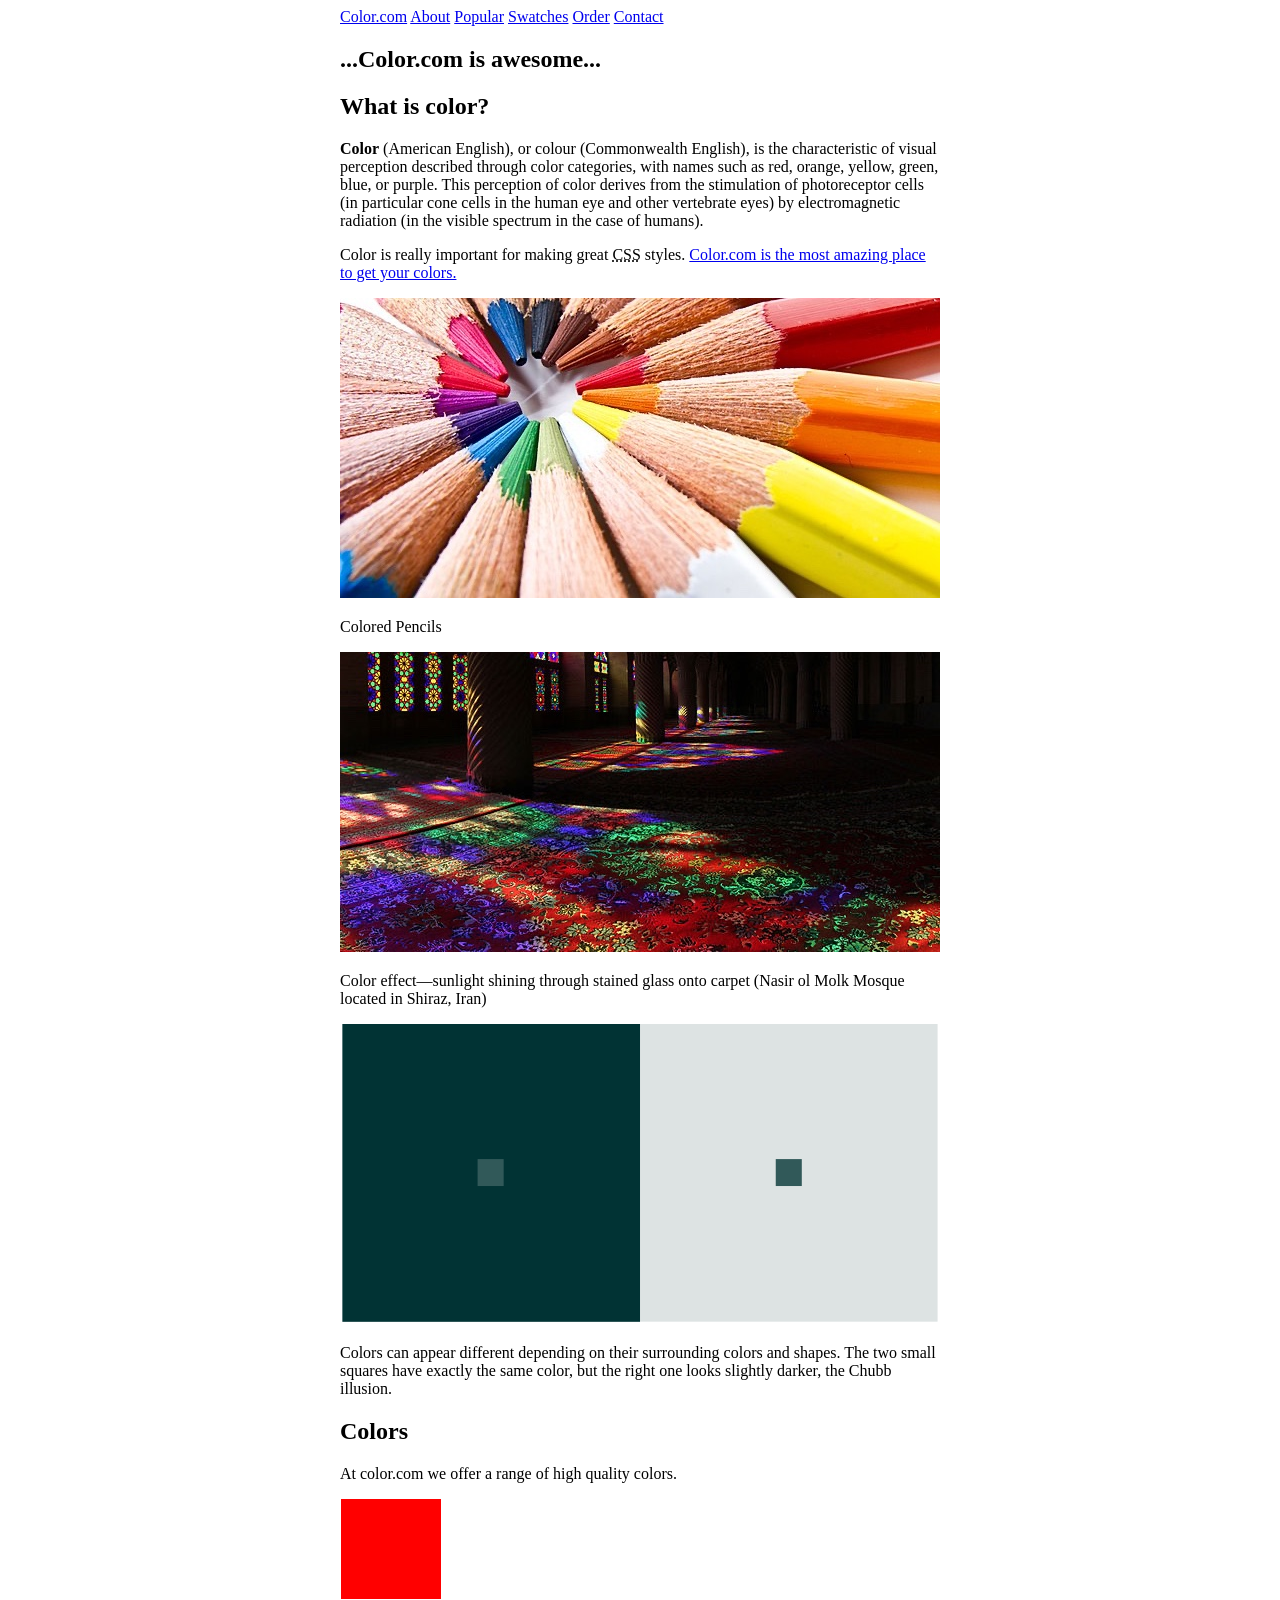
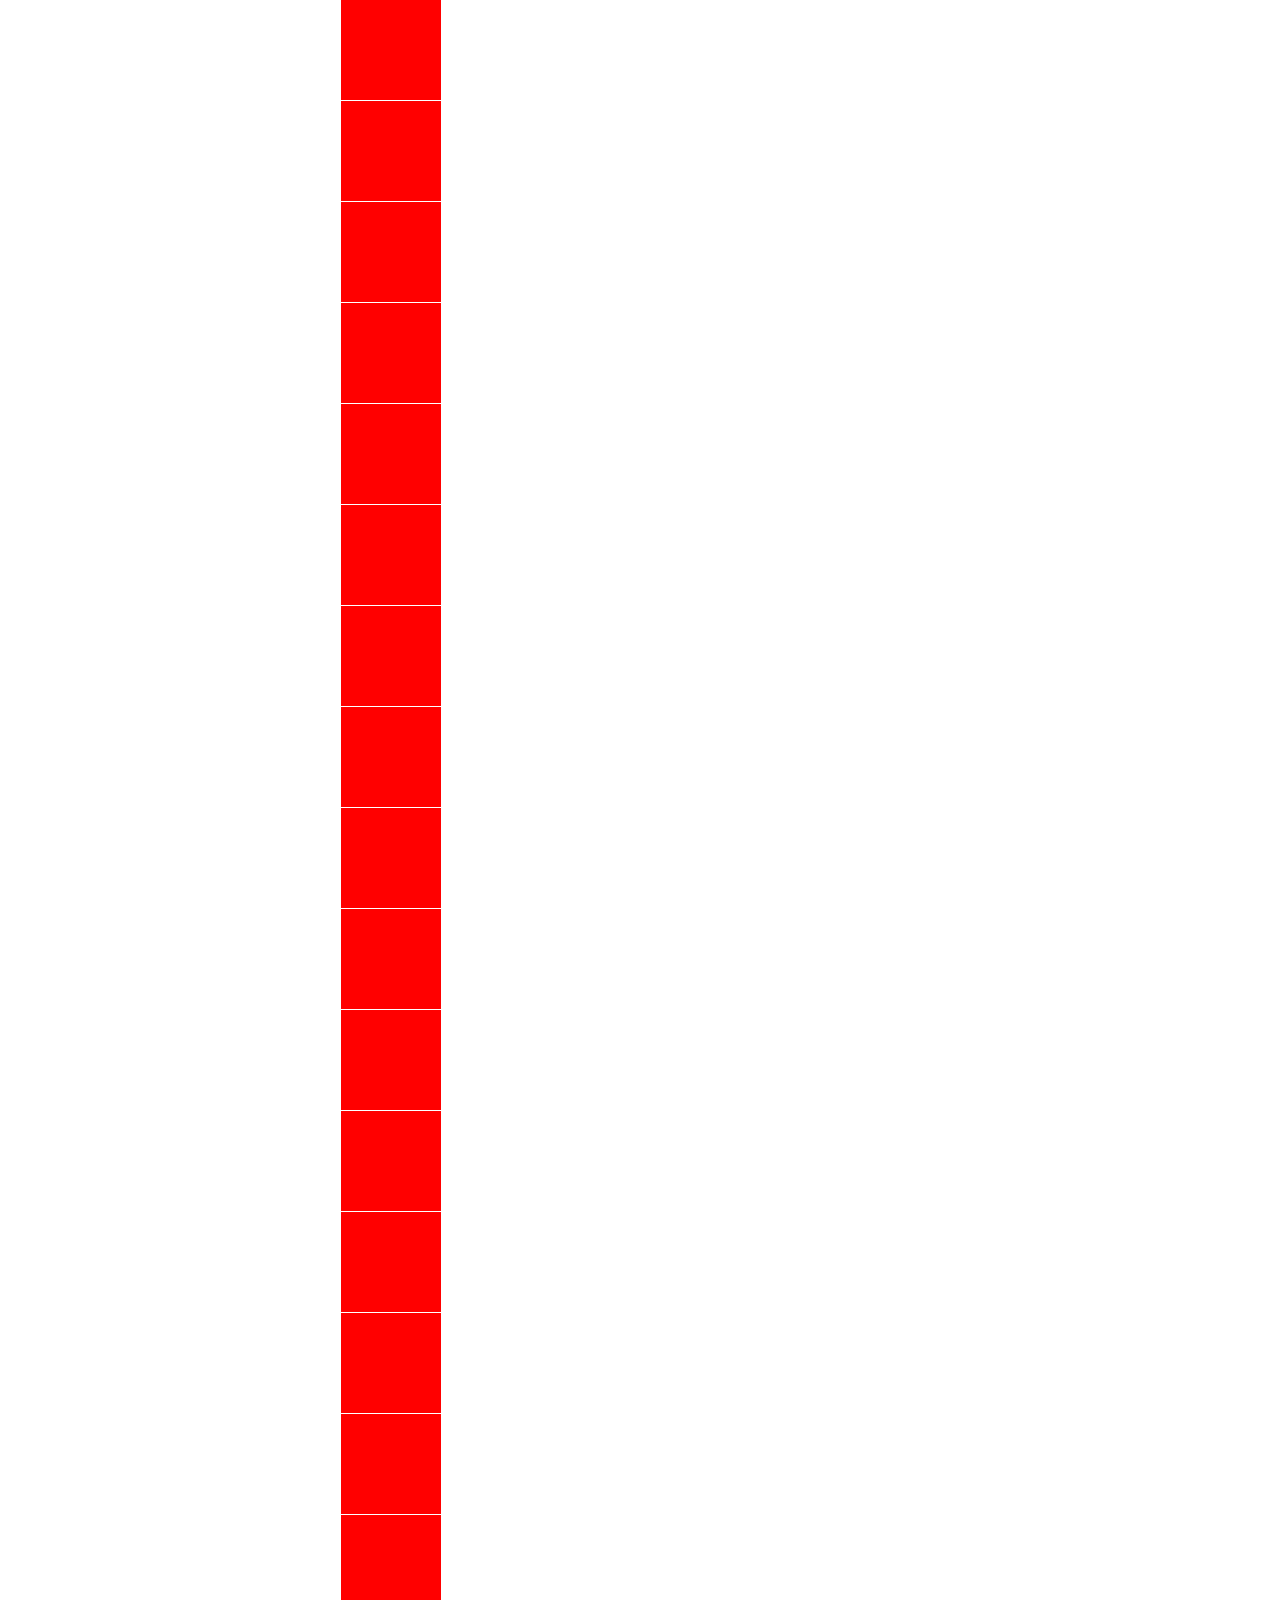
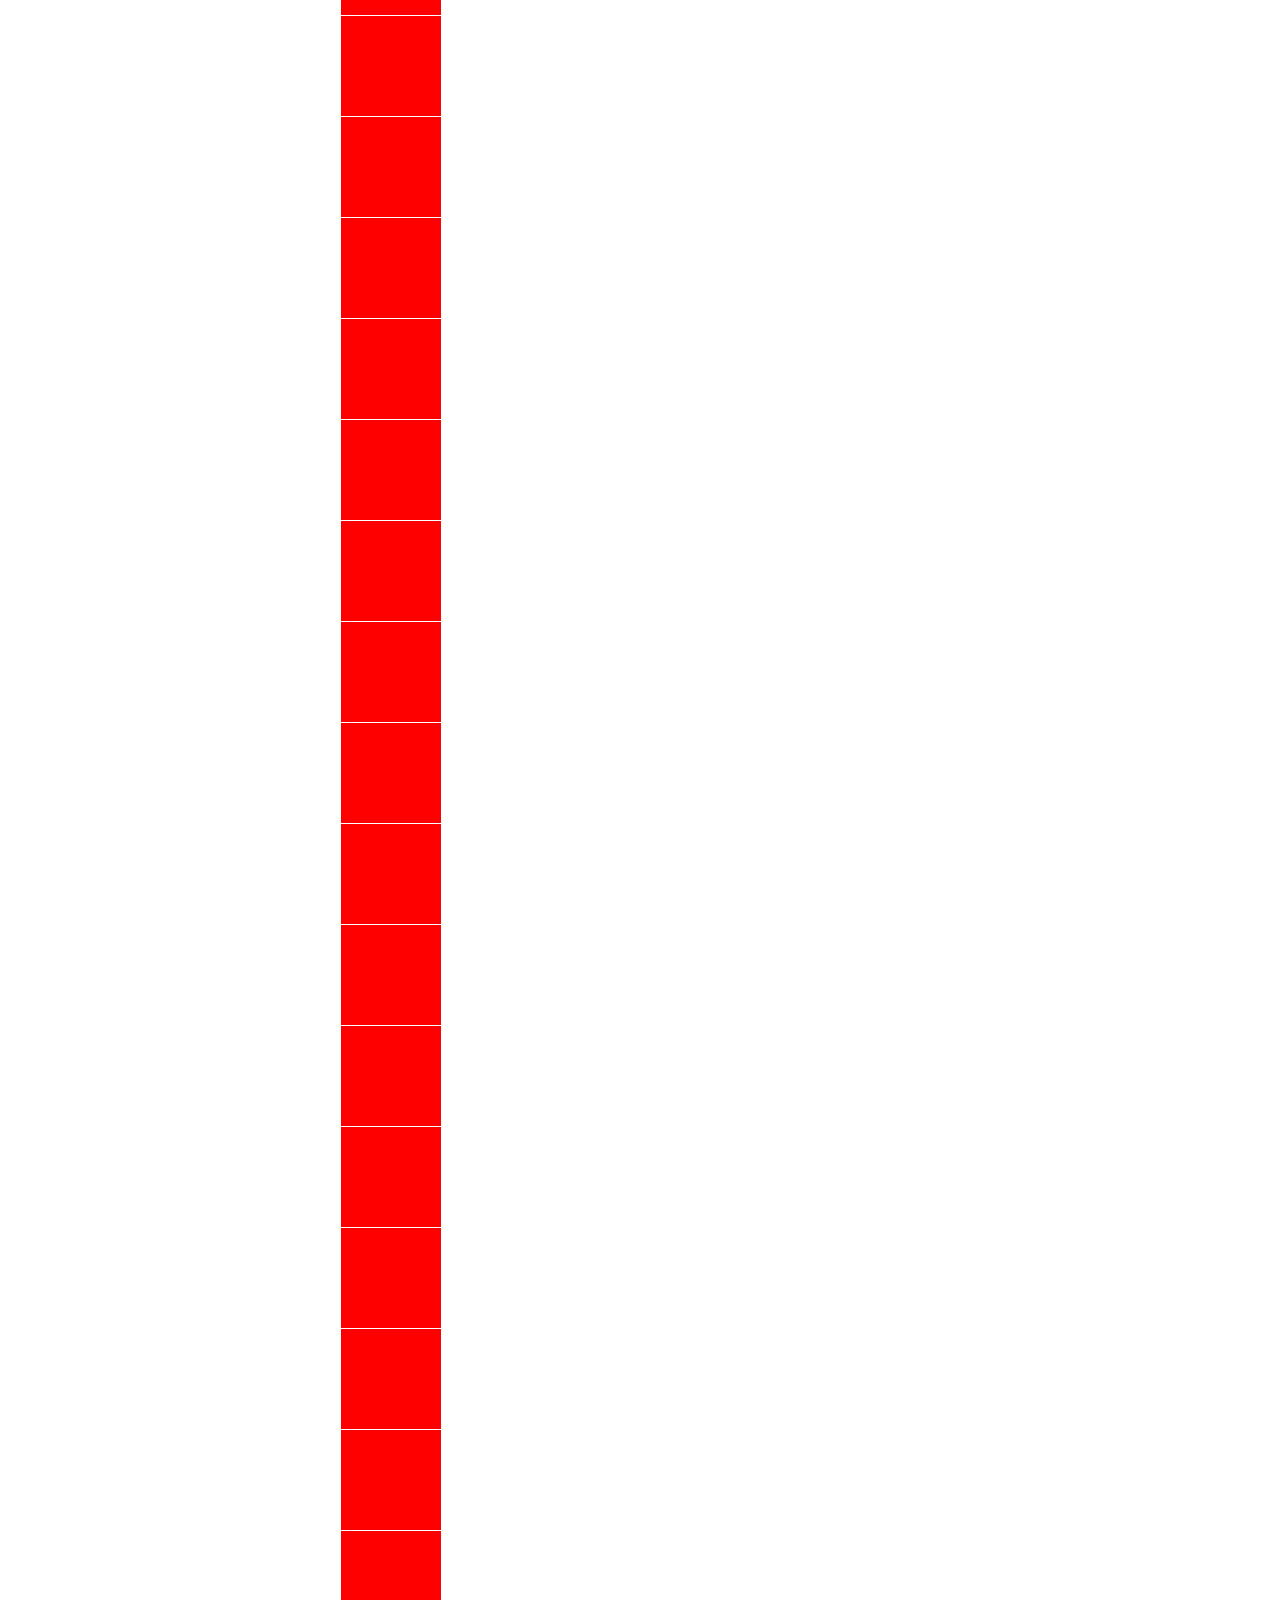
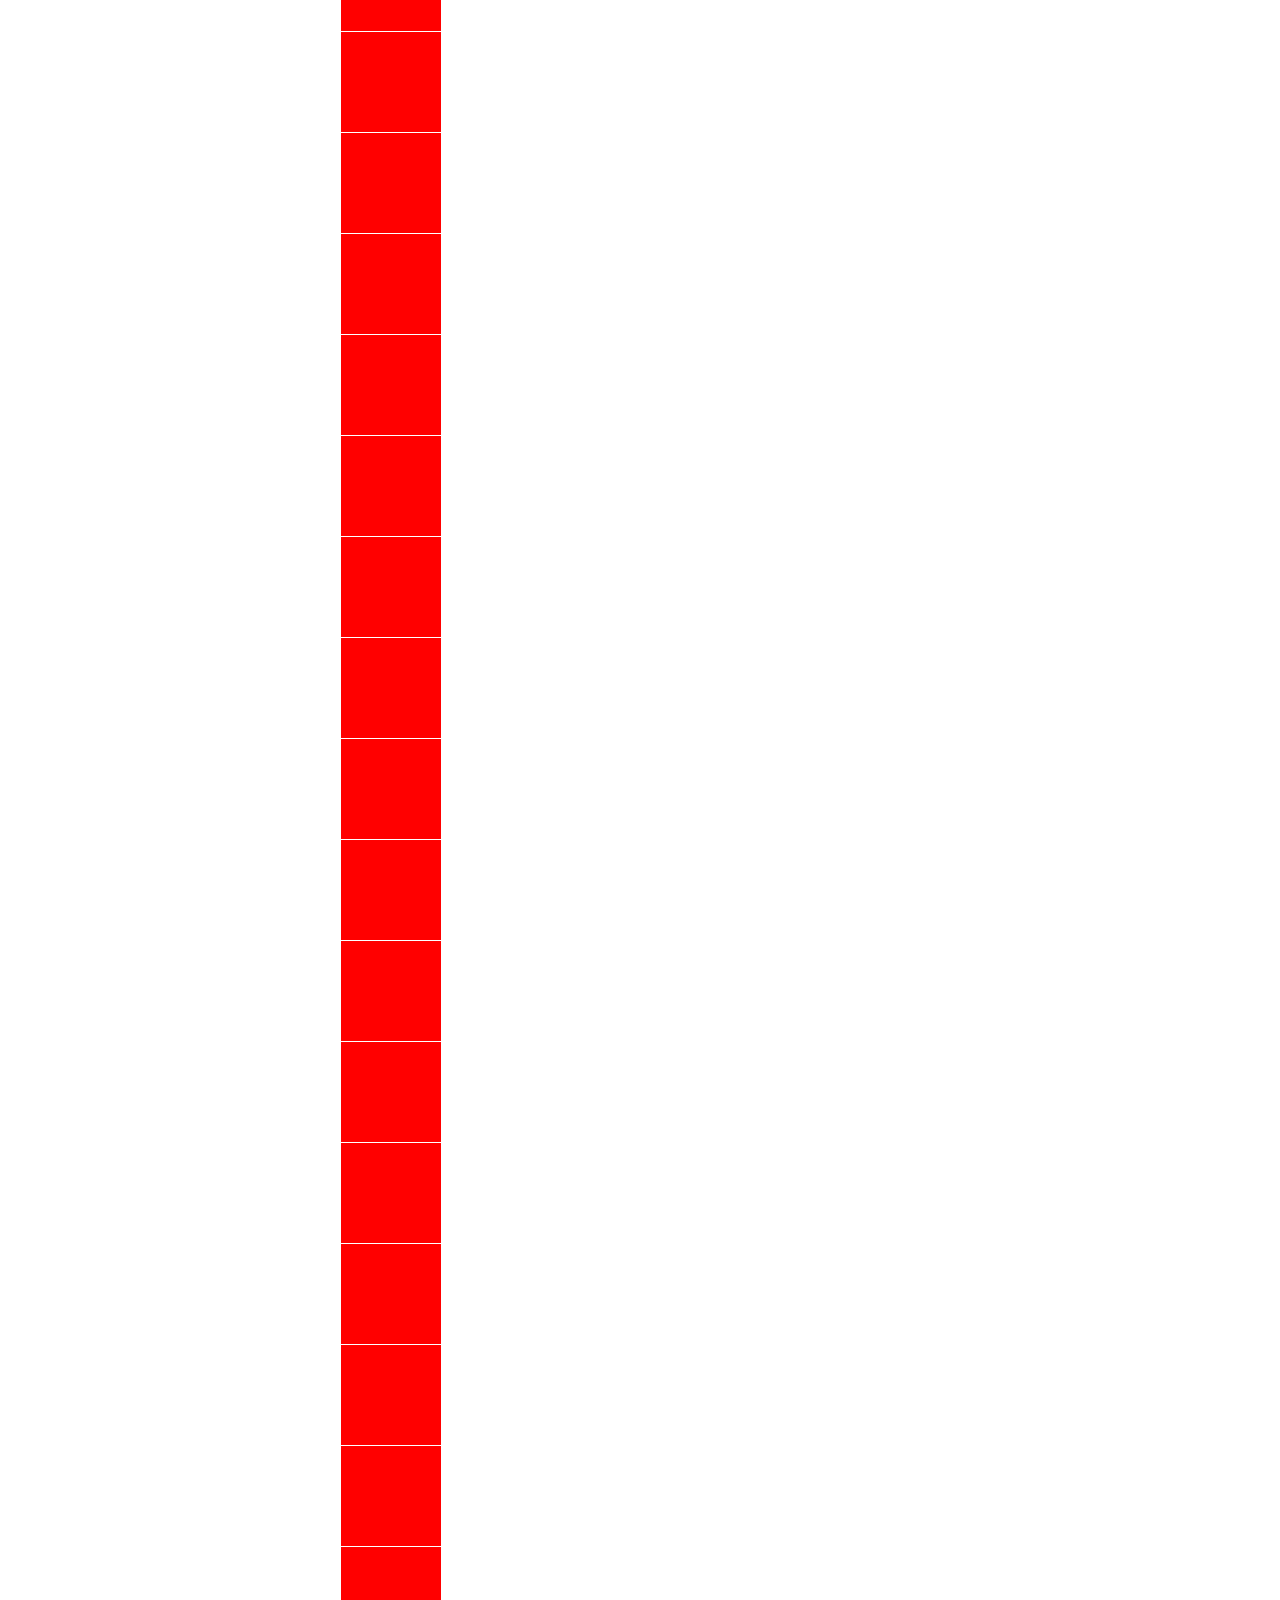
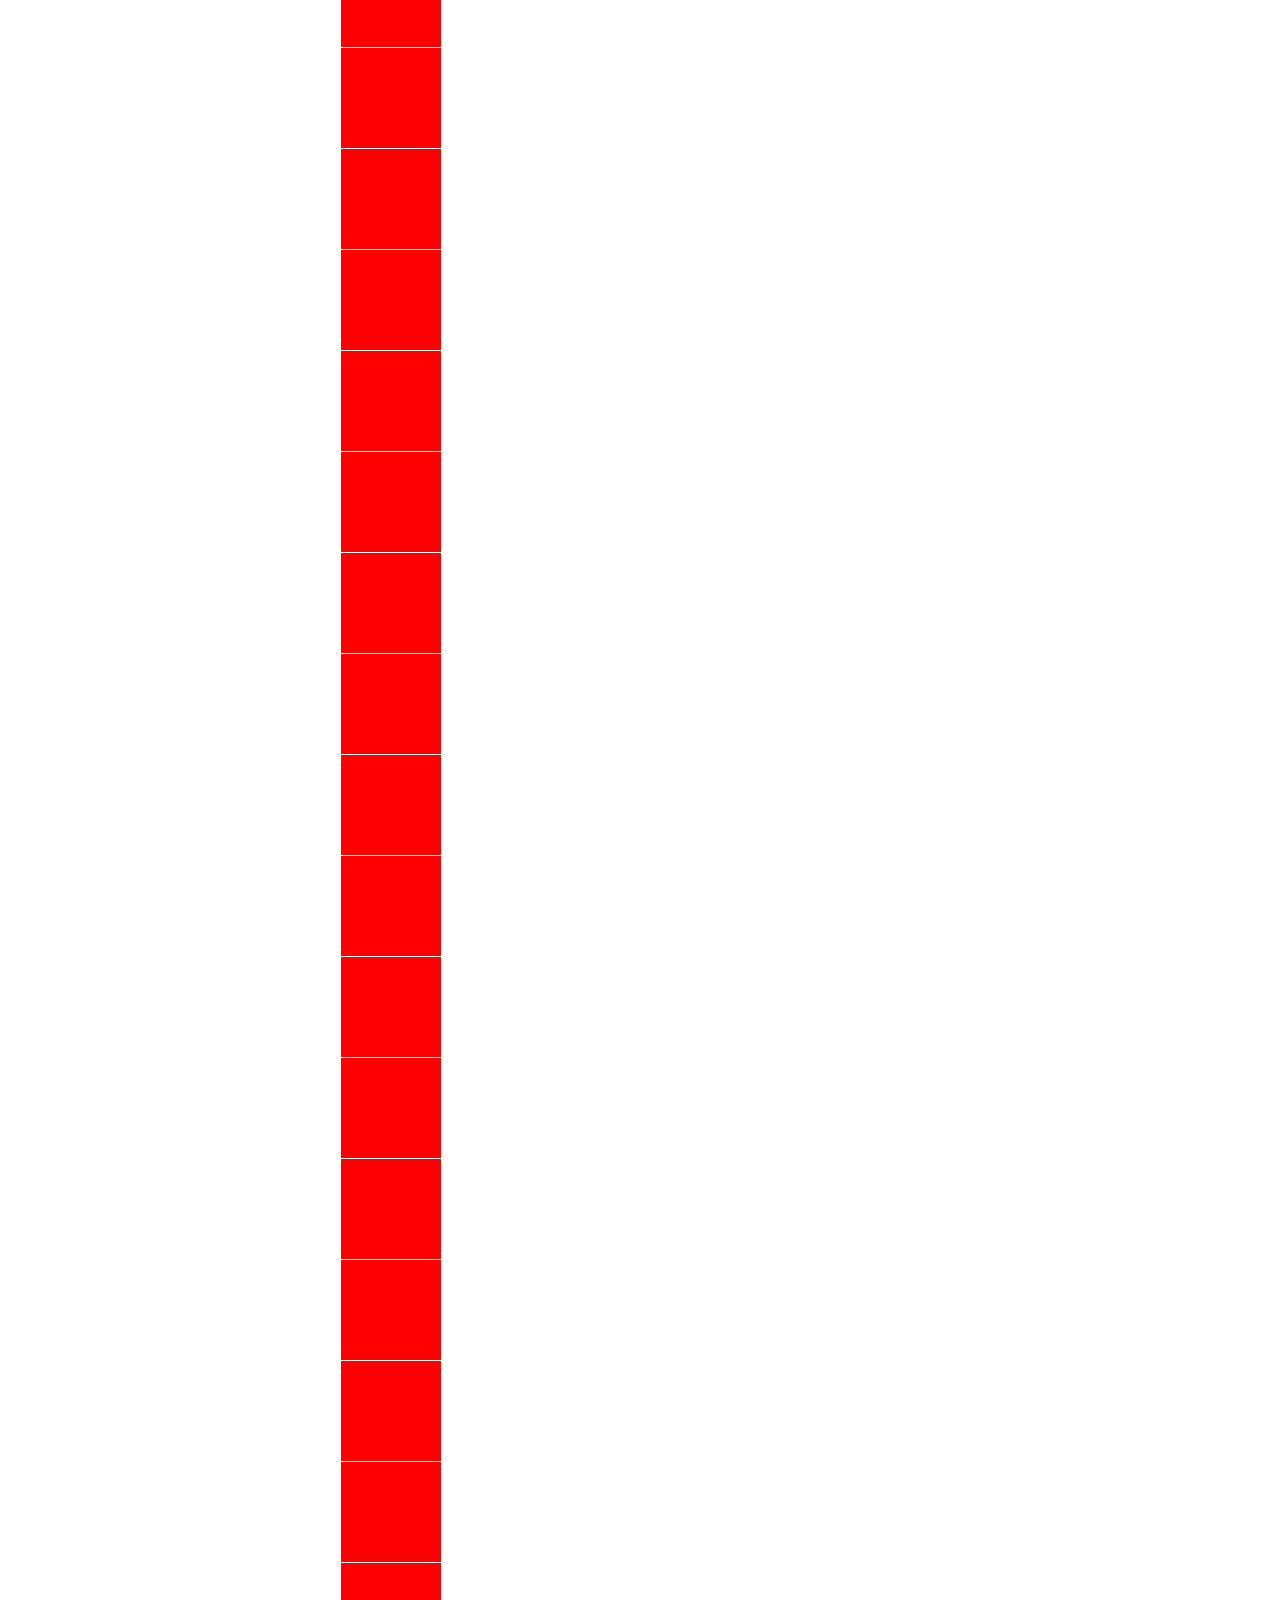
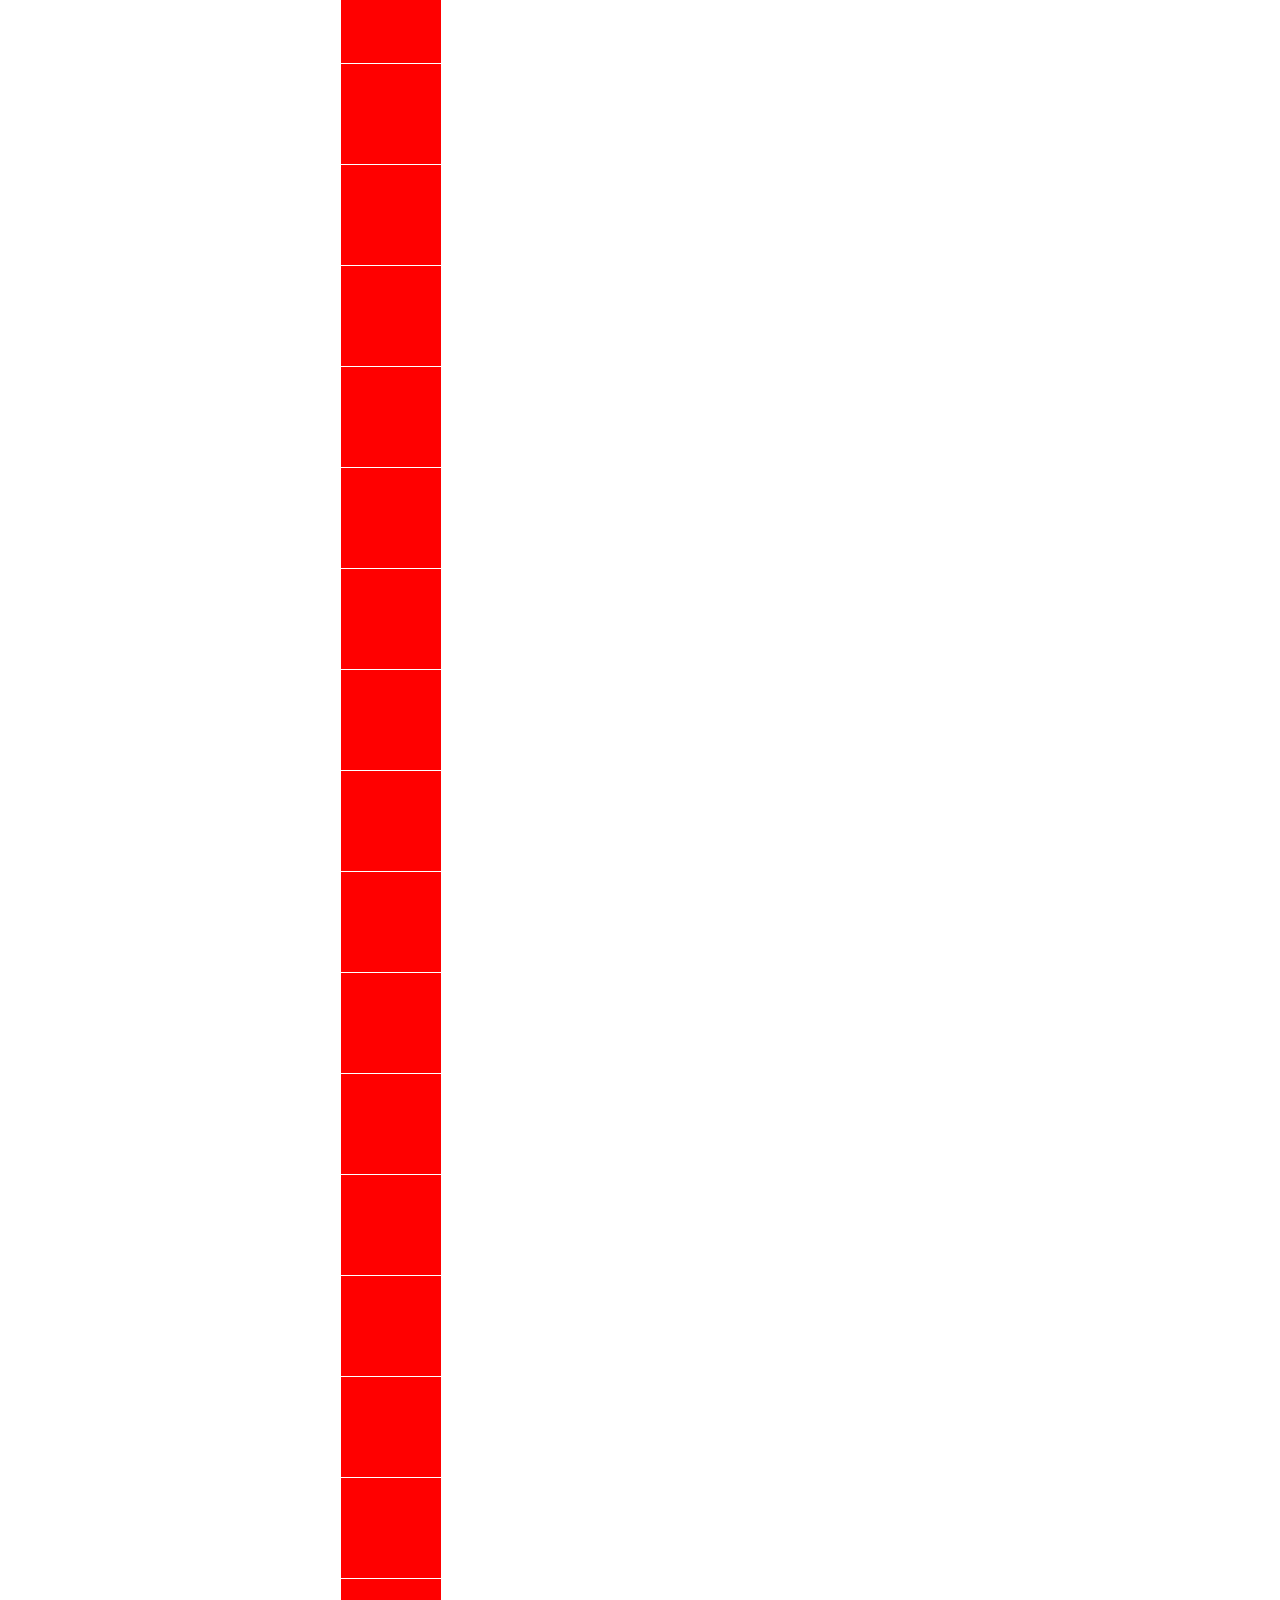
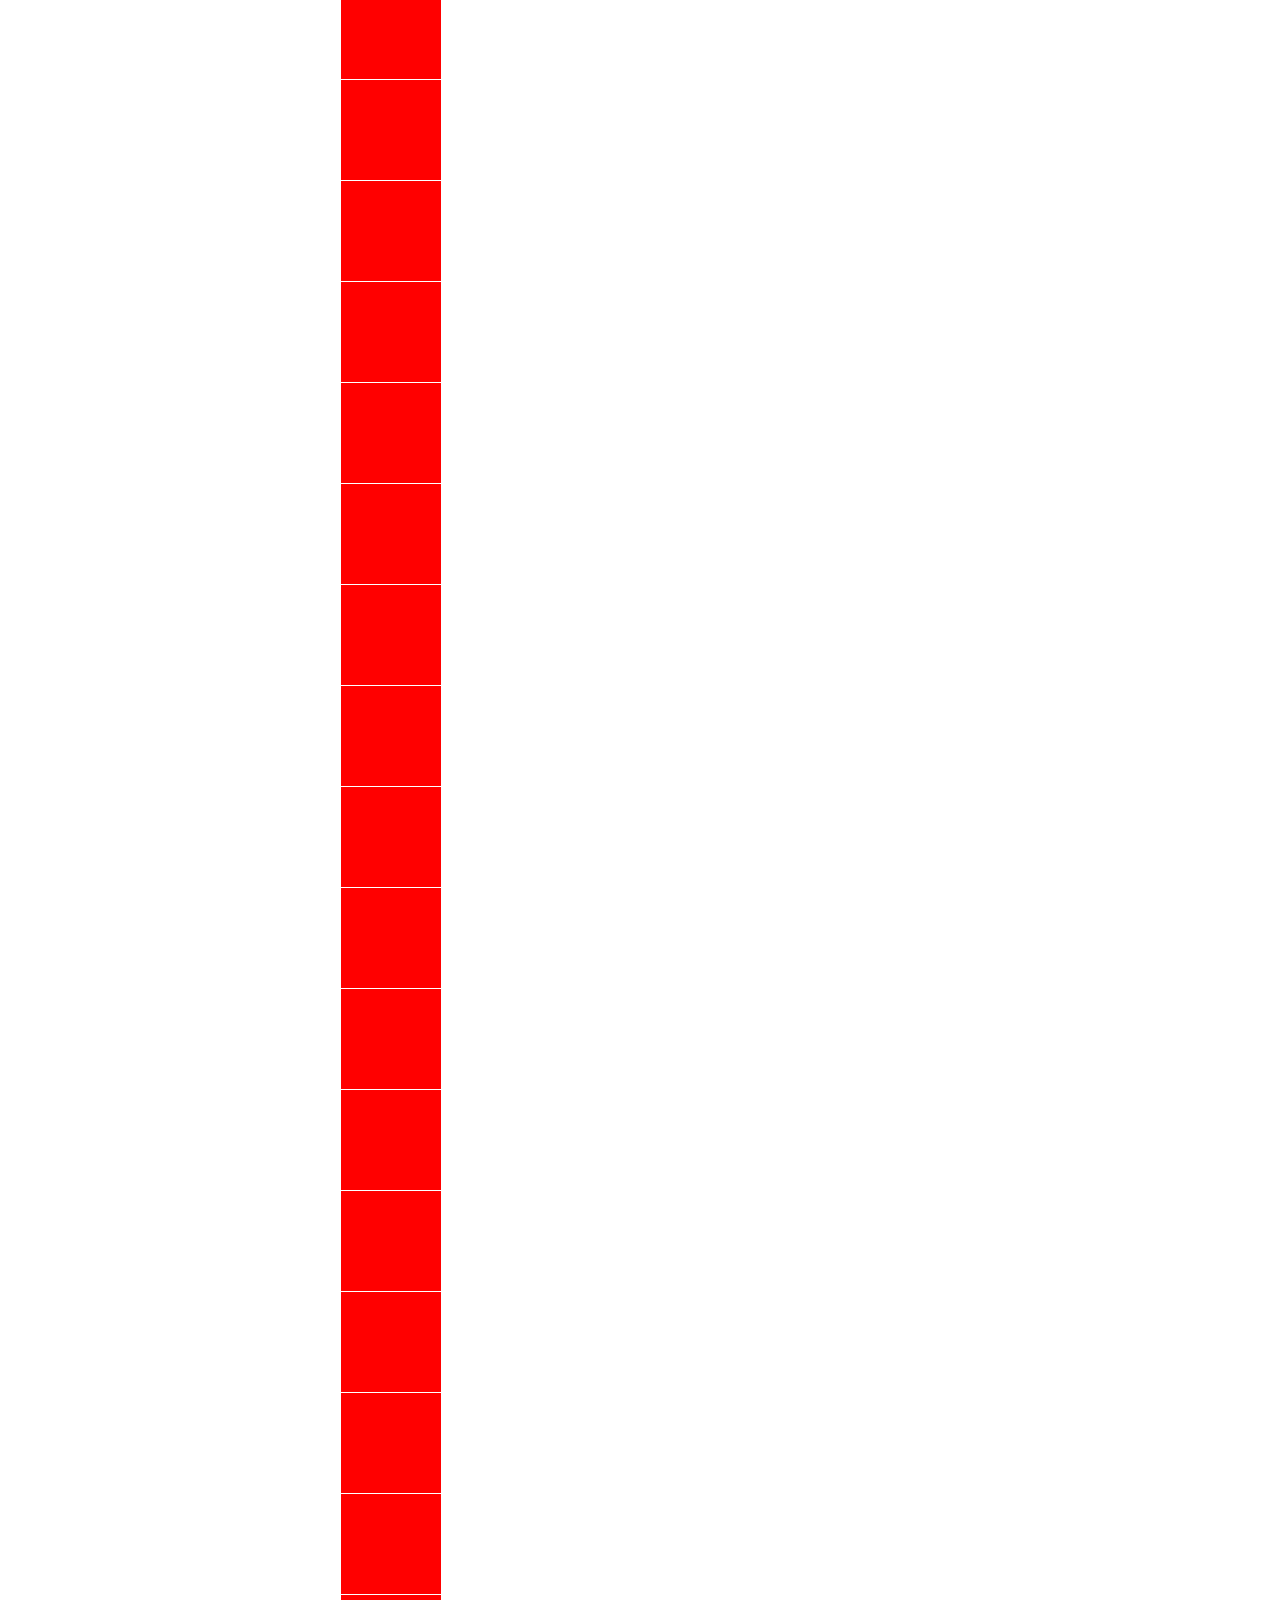
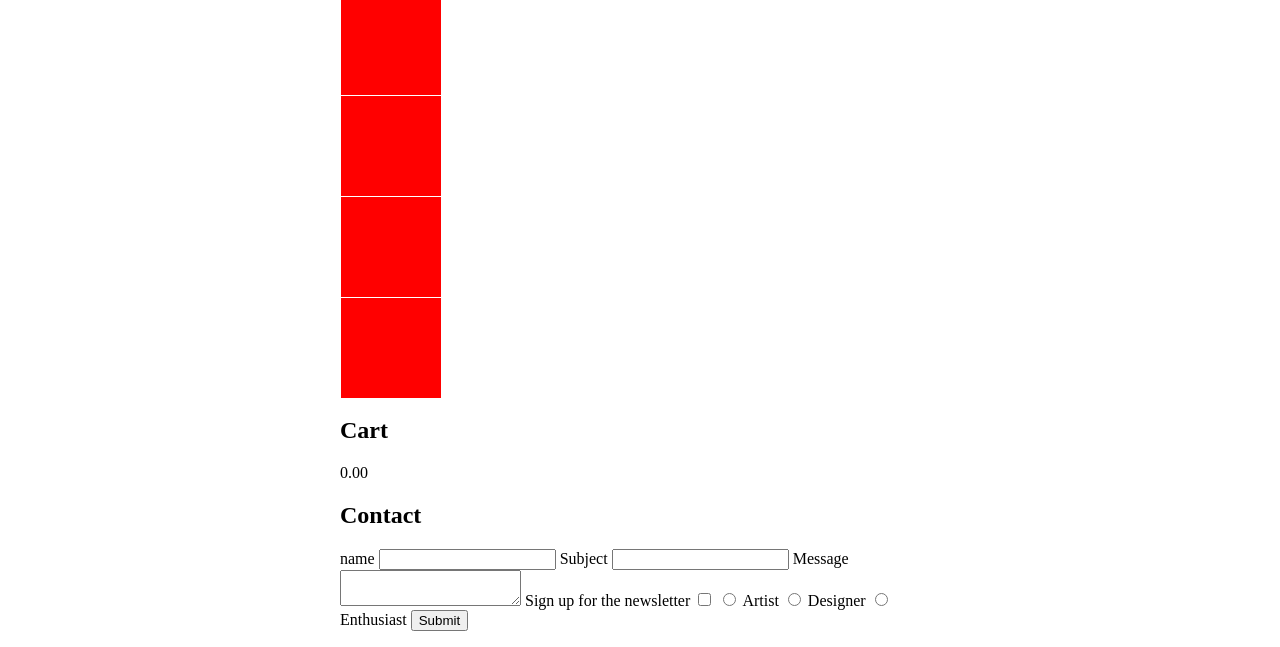
<file: assessment/index.html>
<!DOCTYPE html>
<html>
	<head>
		<title></title>
			<style>
			
				.swatch {
					/* Remove this rule when you set your colors! */
					background-color: red;
					margin: 1px;
					width: 100px;
					height: 100px;
				}
			
				main {
					width: 600px;
					margin: auto;
				}
			</style>
	</head>
	<body>

		<!-- Base Styles - Set the base styles for the page -->

		<main>

			<!-- navbar - Style the navbar -->
			<section id="nav">
				<header>
					<nav>
						<a href="#">Color.com</a>
						<a href="#about">About</a>
						<a href="#popular">Popular</a>
						<a href="#swatches">Swatches</a>
						<a href="#cart">Order</a>
						<a href="#contact">Contact</a>
					</nav>
				</header>
			</section>

			<!-- banner -->
			<section id="banner">
				<ticker-tape><h1>...Color.com is awesome...</h1></ticker-tape>
			</section>


			<!-- section about - -->
			<section id="about">
				<header>
					<h1>What is color?</h1>
				</header>
				<p><strong>Color</strong> (American English), or colour (Commonwealth English), is the characteristic of visual perception described through color categories, with names such as red, orange, yellow, green, blue, or purple. This perception of color derives from the stimulation of photoreceptor cells (in particular cone cells in the human eye and other vertebrate eyes) by electromagnetic radiation (in the visible spectrum in the case of humans).</p>
				<p>Color is really important for making great <abbr title="Cascading Style Sheets">CSS</abbr> styles. <a href="#">Color.com is the most amazing place to get your colors.</a></p>
			</section>


			
			<!-- Section Color Cards - This section contains three cards Style these -->
			<section id="popular">
				<div class="card">
					<img src="images/600px-64_365_Color_Macro.jpg">
					<p>Colored Pencils</p>
				</div>

				<div class="card">
					<img src="images/600px-Nasir-al_molk.jpg">
					<p>Color effect—sunlight shining through stained glass onto carpet (Nasir ol Molk Mosque located in Shiraz, Iran)</p>
				</div>

				<div class="card">
					<img src="images/600px-Chubb_Illusion.png">
					<p>Colors can appear different depending on their surrounding colors and shapes. The two small squares have exactly the same color, but the right one looks slightly darker, the Chubb illusion.</p>
				</div>
			</section>



			<!-- Section Color Swatches - This section contains -->
			<section id="swatches">
				<header>
					<h1>Colors</h1>
					<p>At color.com we offer a range of high quality colors.</p>
				</header>
				<div class="swatches">
					<!-- div.swatch -->
				</div>
			</section>

			<section id="cart">
				<header>
					<h1>Cart</h1>
				</header>

				<ul id="items">
					<!-- Items here -->
				</ul>
	
				<div id="total">
					<!-- Total here -->
				</div>
			</section>



			<!-- Contact form -->
			<section id="contact">
				<header>
					<h1>Contact</h1>
				</header>
				<div>
					<form>
						<label>
							name
							<input type="text">
						</label>

						<label>
							Subject
							<input type="text">
						</label>

						<label>
							Message
							<textarea></textarea>
						</label>

						<label>
							Sign up for the newsletter
							<input type="checkbox">
						</label>

						<label>
							<input type="radio" name="user">
							Artist
						</label>

						<label>
							<input type="radio" name="user">
							Designer
						</label>

						<label>
							<input type="radio" name="user">
							Enthusiast
						</label>
						<button>Submit</button>
					</form>
				</div>
			</section>


			<!-- Footer -->
			<section id="footer">
				<footer>
					<ul>

					</ul>
				</footer>
			</section>

		</main>

		<script>
			

			// All 100 color swatches has a CSS custom property assigne to it. 
			// You can use this color each swatch with a unique color. 

			// --color-sample-0 : red
			// --color-sample-1 : green
			// ...
			// --color-sample-99 : blue

			// make some swatches 
			const swatchCount = 100
			for (let i = 0; i < swatchCount; i += 1) {
				const swatch = `
				<div 
					class="swatch add-to-cart color-${i}" 
					data-color="Color ${i}" 
					data-price="${(Math.random() * 10).toFixed(2)}"></div>`
				document.querySelector('.swatches').innerHTML += swatch
			}

      const addForm = document.getElementById('add-form')
      const inputName = document.getElementById('name')
      const inputPrice = document.getElementById('price')
      const itemsList = document.getElementById('items')
      const divTotal = document.getElementById('total')

			function handleClicks(e) {
				if (e.target.matches('.swatch')) {
					const color = e.target.dataset.color
					const price = e.target.dataset.price
					addToCart(color, price)
				}
			}
			
			document.querySelector('body').addEventListener('click', handleClicks)

      const cart = []

      document.querySelector('body').addEventListener('submit', function(e){
        e.preventDefault()
        const name = inputName.value
        const price = inputPrice.value
        addToCart(name, price)
        showCart()
      })

			document.querySelector('body').addEventListener('click', function(e) {
        if (e.target && e.target.classList.contains('remove')) {
          console.log(e.target.dataset.name)
          removeFromCart(e.target.dataset.name)
        } else if (e.target && e.target.classList.contains('add-one')) {
          addToCart(e.target.dataset.name)
        } else if (e.target && e.target.classList.contains('remove-one')) {
          removeFromCart(e.target.dataset.name, 1)
        }
			})

      document.querySelector('body').addEventListener('input', function(e) {
        if (e.target.matches('.update')) {
          const qty = parseInt(e.target.value)
          const name = e.target.dataset.name
          updateCart(name, qty)
        }
      })

      function addToCart(name, price) {
        for (let i = 0; i < cart.length; i += 1) {
          if (cart[i].name === name) {
            cart[i].qty += 1
            showCart()
            return true
          }
        }
        cart.push({ name, price, qty: 1})
        showCart()
      }

      function removeFromCart(name, qty = 0) {
        console.log(name, qty)
        for (let i = 0; i < cart.length; i += 1) {
          if (cart[i].name === name) {
            if (qty) {
              let newQty = cart[i].qty - qty
              if (newQty > 0) {
                cart[i].qty = newQty
              } else {
                cart.splice(i, 1)
              }
            } else {
              cart.splice(i, 1)
            }
          }
        }

        showCart()
      }

      function showCart() {
        let str = ''
        for (let i = 0; i < cart.length; i += 1) {
					// Shopping cart list item! 
          str += `<li>
            <span>
							<span>${cart[i].name}</span>
							<span>${cart[i].price}</span> 
							<span>each x</span>
							<span>${cart[i].qty}</span> 
							<span> = </span>  
							<span>${(cart[i].qty * cart[i].price).toFixed(2)}</span>
						</span>
            
						<span>
							<input class="update" data-name="${cart[i].name}" type="number" value="${cart[i].qty}">
							<button class="add-one" data-name="${cart[i].name}"> + </button>
							<button class="remove-one" data-name="${cart[i].name}"> - </button>
							<button class="remove" data-name="${cart[i].name}">remove</button>
						</span>
          </li>`
        }
        itemsList.innerHTML = str
        divTotal.innerHTML = getTotal()
      }

      function getTotal() {
        let total = 0
        for (let i = 0; i < cart.length; i += 1) {
          total += cart[i].price * cart[i].qty
        }
        return total.toFixed(2)
      }

      function updateCart(name, qty) {
        for (let i = 0; i < cart.length; i += 1) {
          if (cart[i].name === name) {
            cart[i].qty = qty
            showCart()
            return true
          }
        }
        return false
      }

      showCart()
      getTotal()

		</script>
		
	</body>
</html>
</file>
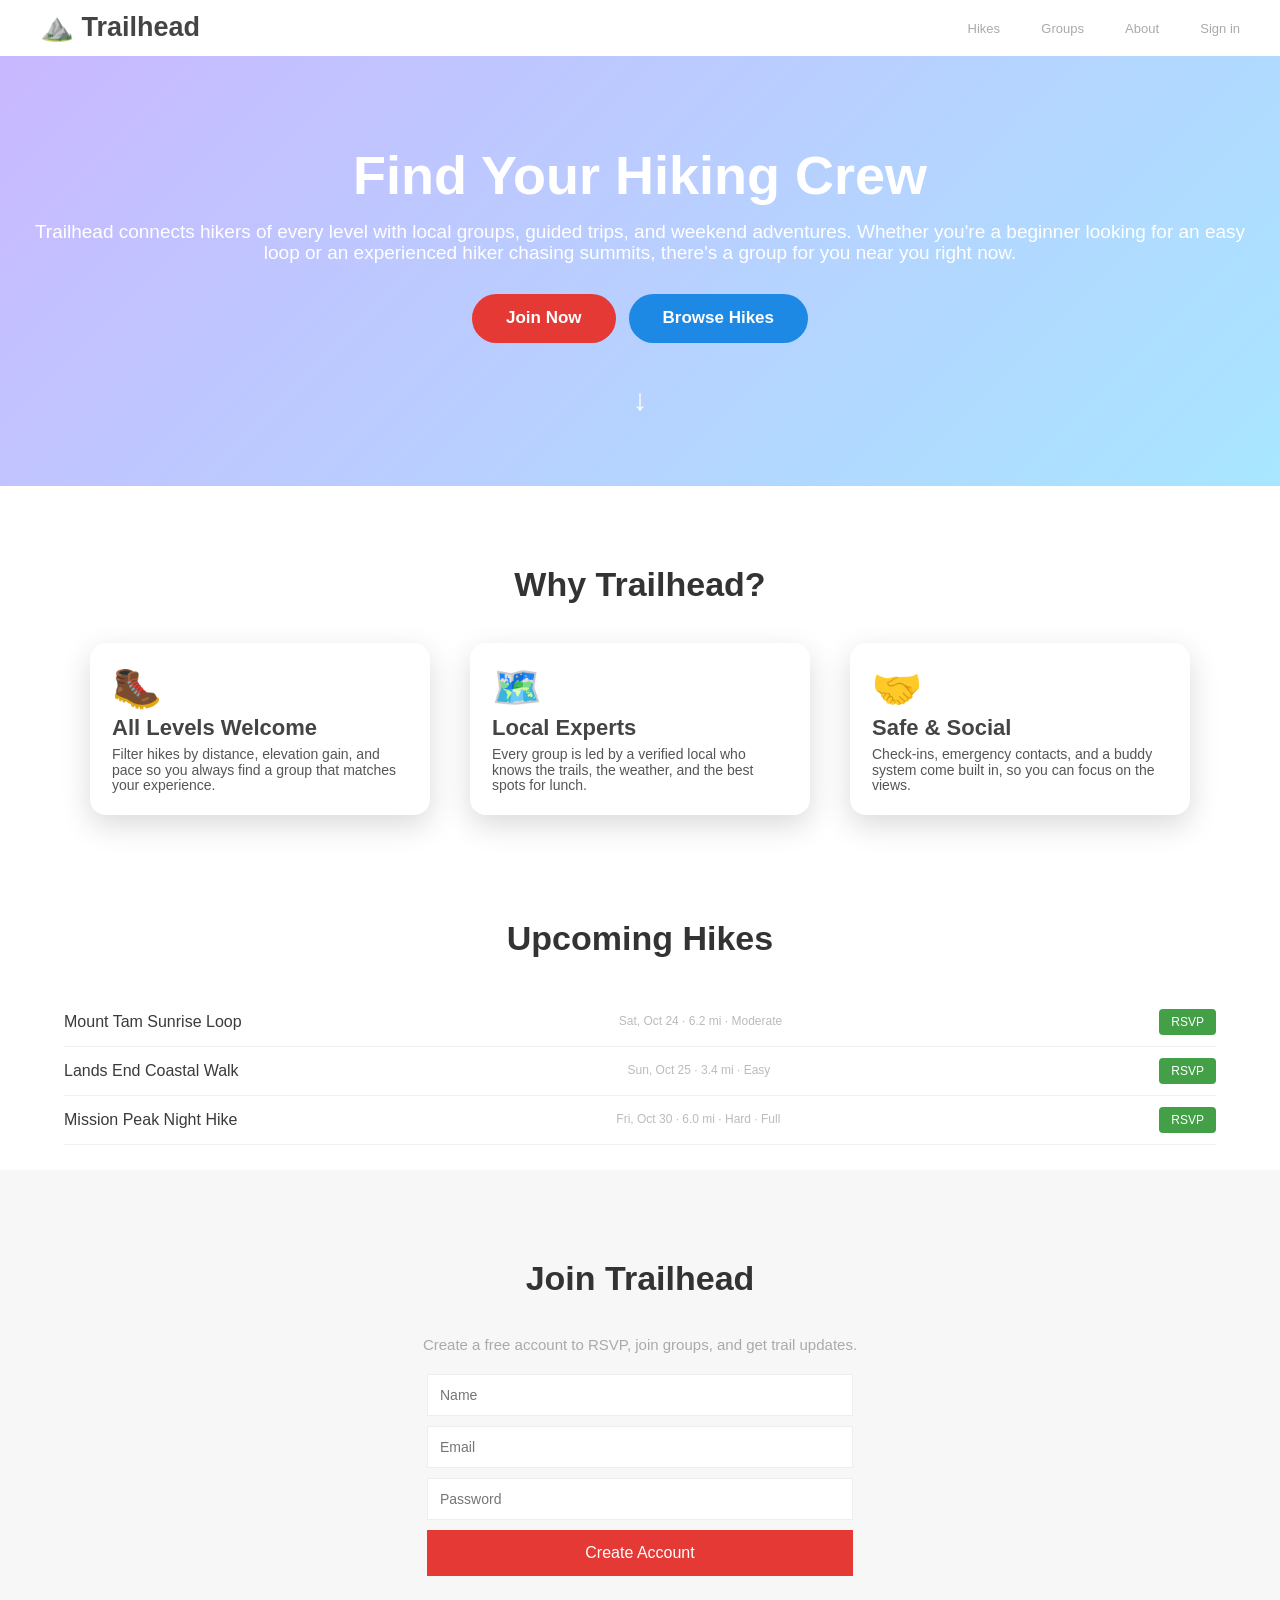
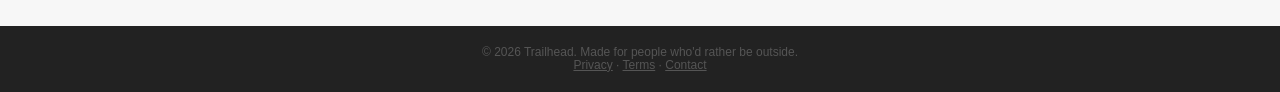
<file: assignments/final-practice/index.html>
<!DOCTYPE html>
<html lang="en">
<head>
  <meta charset="UTF-8">
  <meta name="viewport" content="width=device-width, initial-scale=1.0">
  <title>Trailhead – Find Your Hiking Crew</title>
  <link rel="stylesheet" href="styles.css">
</head>
<body>

  <header class="site-header">
    <div class="logo">⛰️ Trailhead</div>
    <nav>
      <a href="#">Hikes</a>
      <a href="#">Groups</a>
      <a href="#">About</a>
      <a href="#" class="current">Sign in</a>
    </nav>
  </header>

  <section class="hero">
    <h1>Find Your Hiking Crew</h1>
    <p>Trailhead connects hikers of every level with local groups, guided trips, and weekend adventures. Whether you're a beginner looking for an easy loop or an experienced hiker chasing summits, there's a group for you near you right now.</p>
    <div class="hero-buttons">
      <div class="btn btn-red" onclick="location.href='#join'">Join Now</div>
      <div class="btn btn-blue" onclick="location.href='#hikes'">Browse Hikes</div>
    </div>
    <div class="scroll-hint">↓</div>
  </section>

  <section id="features">
    <h2>Why Trailhead?</h2>
    <div class="cards">
      <div class="card">
        <div class="card-icon">🥾</div>
        <h3>All Levels Welcome</h3>
        <p class="card-text">Filter hikes by distance, elevation gain, and pace so you always find a group that matches your experience.</p>
      </div>
      <div class="card">
        <div class="card-icon">🗺️</div>
        <h3>Local Experts</h3>
        <p class="card-text">Every group is led by a verified local who knows the trails, the weather, and the best spots for lunch.</p>
      </div>
      <div class="card">
        <div class="card-icon">🤝</div>
        <h3>Safe &amp; Social</h3>
        <p class="card-text">Check-ins, emergency contacts, and a buddy system come built in, so you can focus on the views.</p>
      </div>
    </div>
  </section>

  <section class="upcoming" id="hikes">
    <h2>Upcoming Hikes</h2>
    <ul class="hike-list">
      <li>
        <span class="hike-name">Mount Tam Sunrise Loop</span>
        <span class="hike-meta">Sat, Oct 24 · 6.2 mi · Moderate</span>
        <button class="small-btn">RSVP</button>
      </li>
      <li>
        <span class="hike-name">Lands End Coastal Walk</span>
        <span class="hike-meta">Sun, Oct 25 · 3.4 mi · Easy</span>
        <button class="small-btn">RSVP</button>
      </li>
      <li>
        <span class="hike-name">Mission Peak Night Hike</span>
        <span class="hike-meta">Fri, Oct 30 · 6.0 mi · Hard · Full</span>
        <button class="small-btn" disabled>RSVP</button>
      </li>
    </ul>
  </section>

  <section class="signup" id="join">
    <h2>Join Trailhead</h2>
    <p>Create a free account to RSVP, join groups, and get trail updates.</p>
    <form>
      <input type="text" placeholder="Name">
      <input type="email" placeholder="Email" required>
      <input type="password" placeholder="Password" required>
      <button type="submit">Create Account</button>
    </form>
  </section>

  <footer>
    <p>© 2026 Trailhead. Made for people who'd rather be outside.</p>
    <p><a href="#">Privacy</a> · <a href="#">Terms</a> · <a href="#">Contact</a></p>
  </footer>

</body>
</html>
</file>
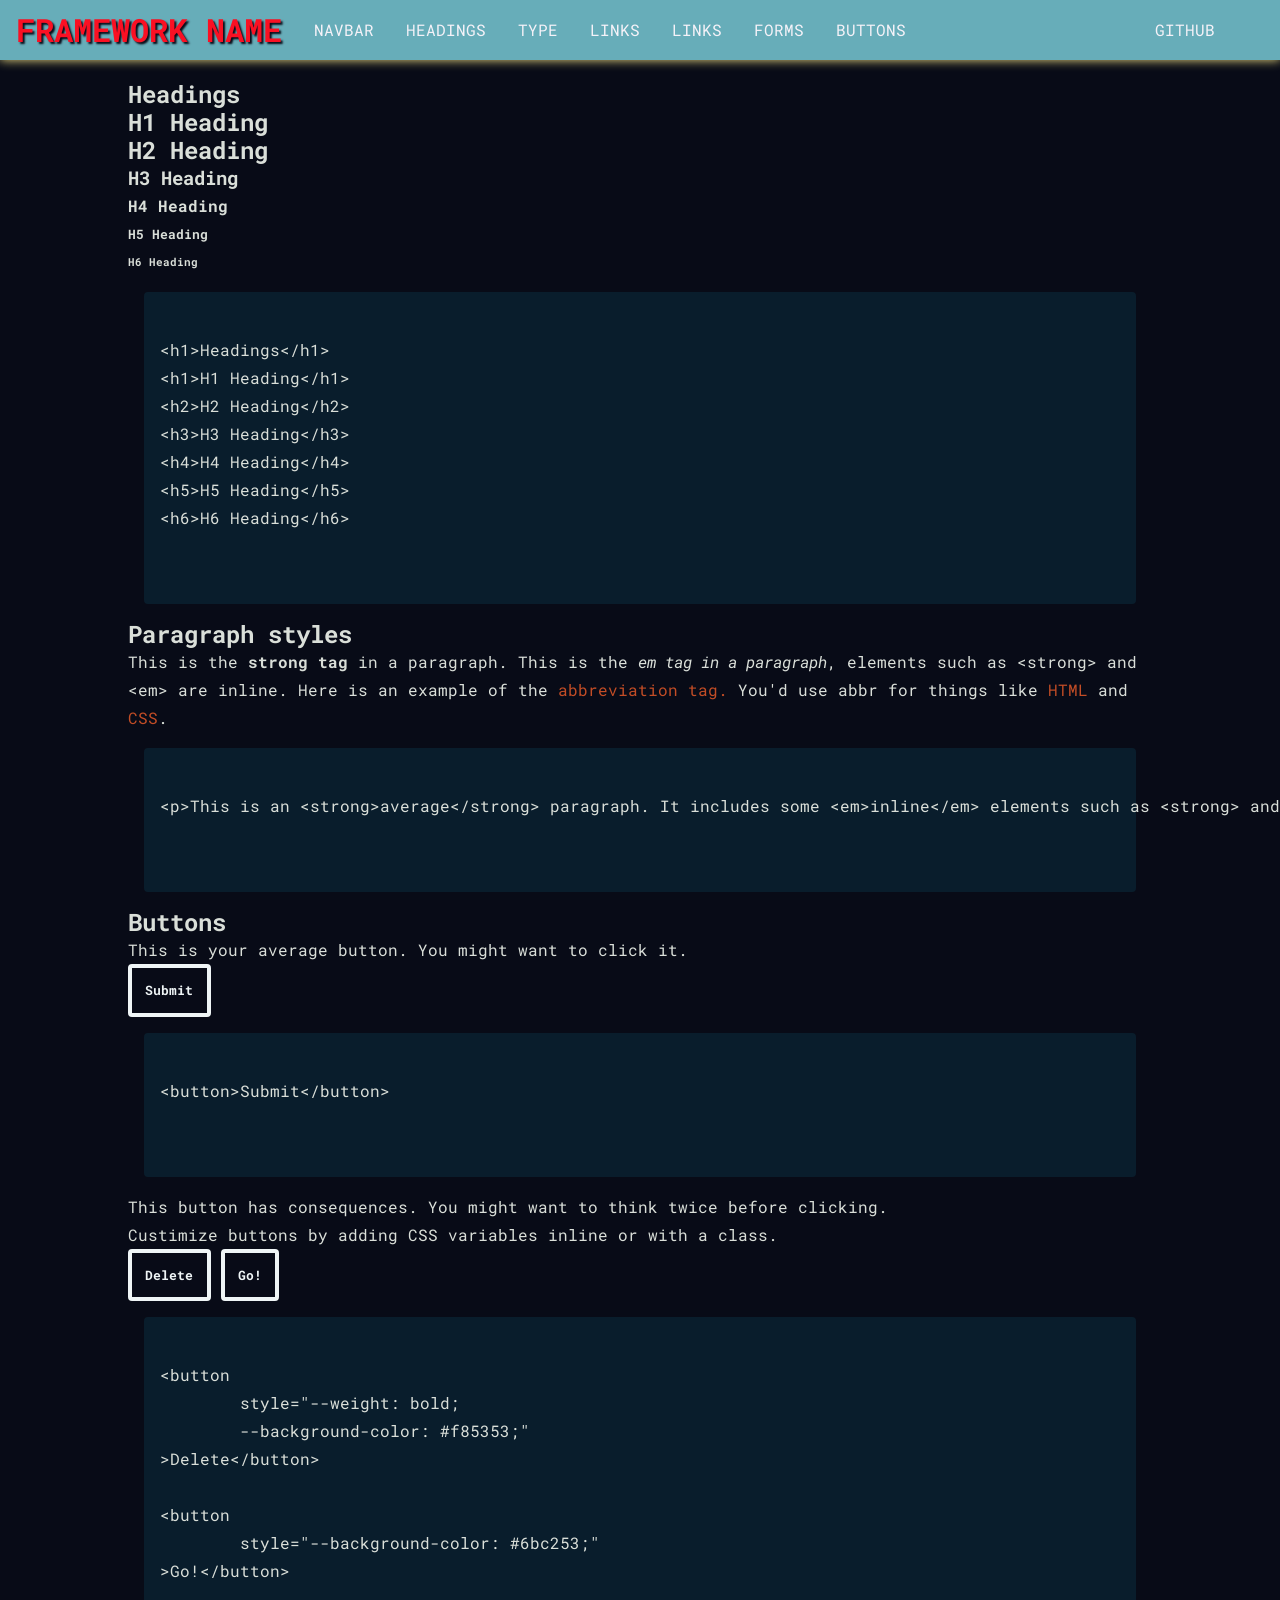
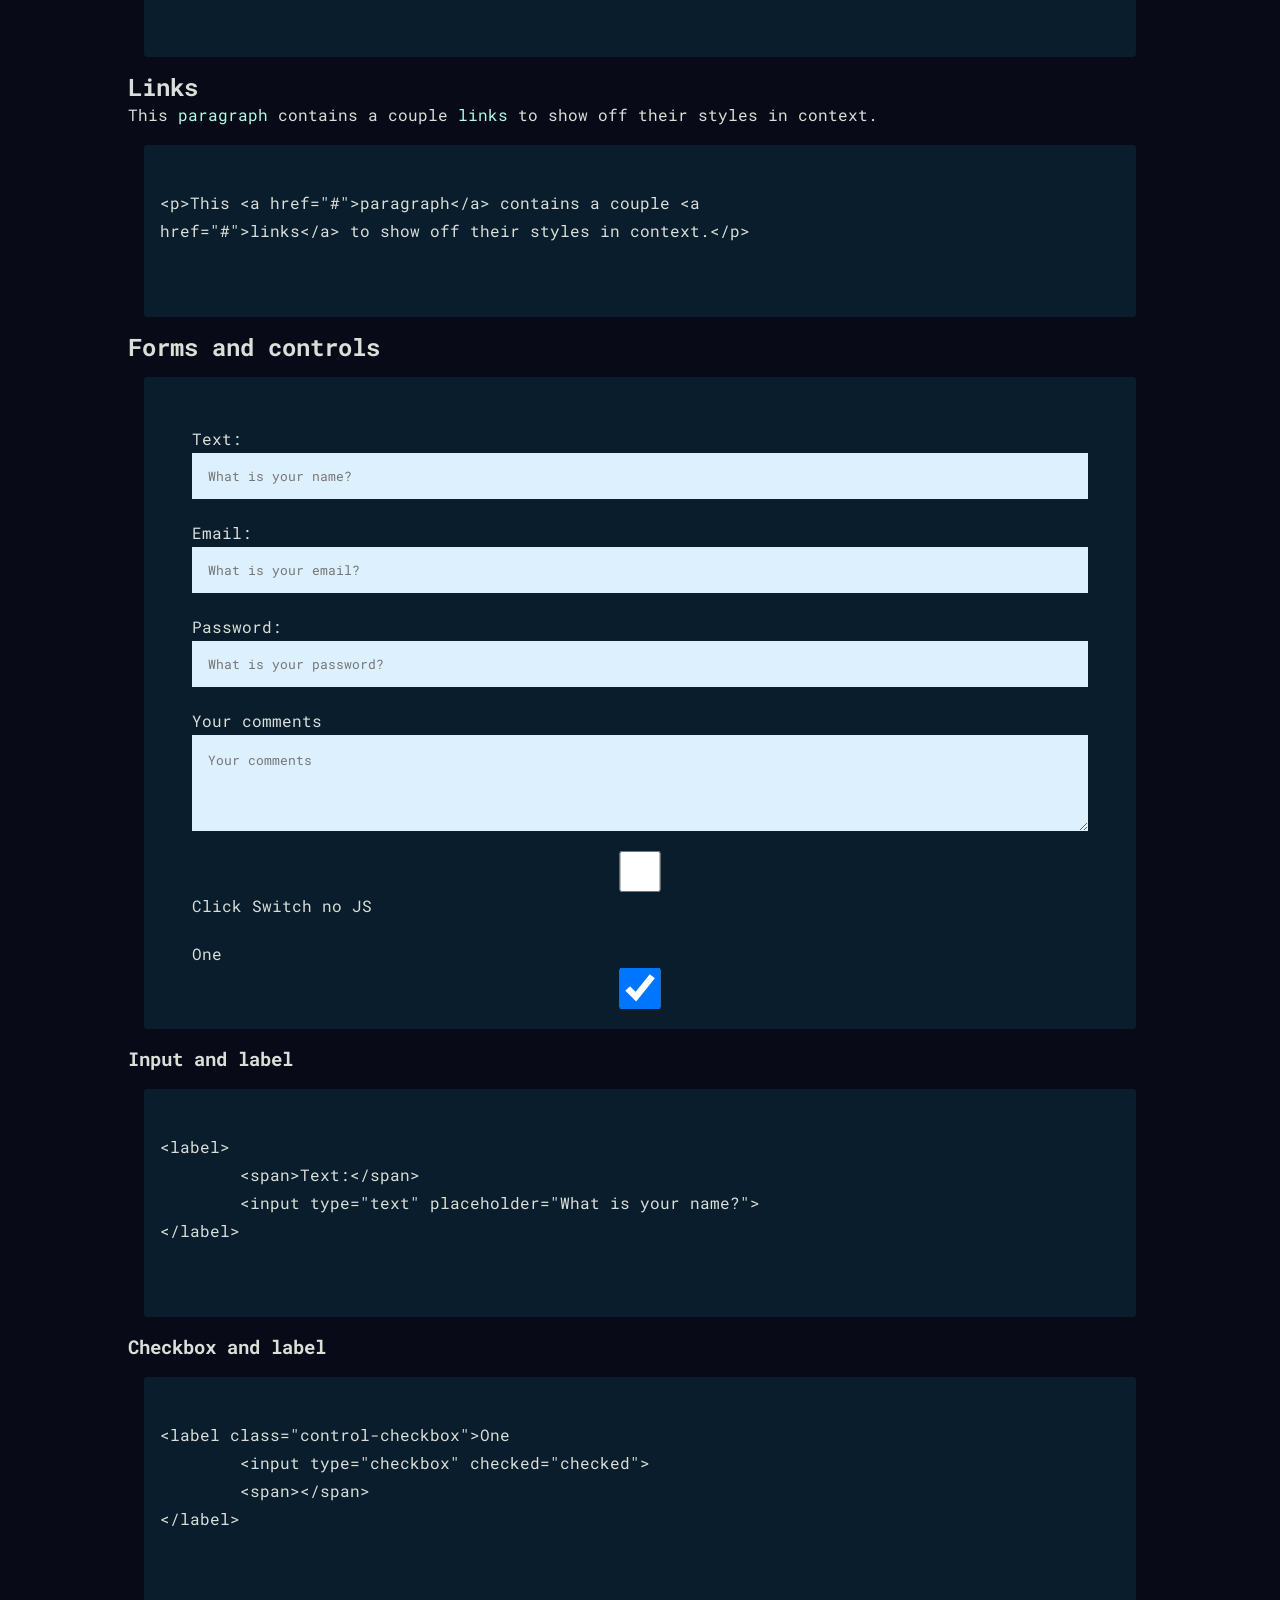
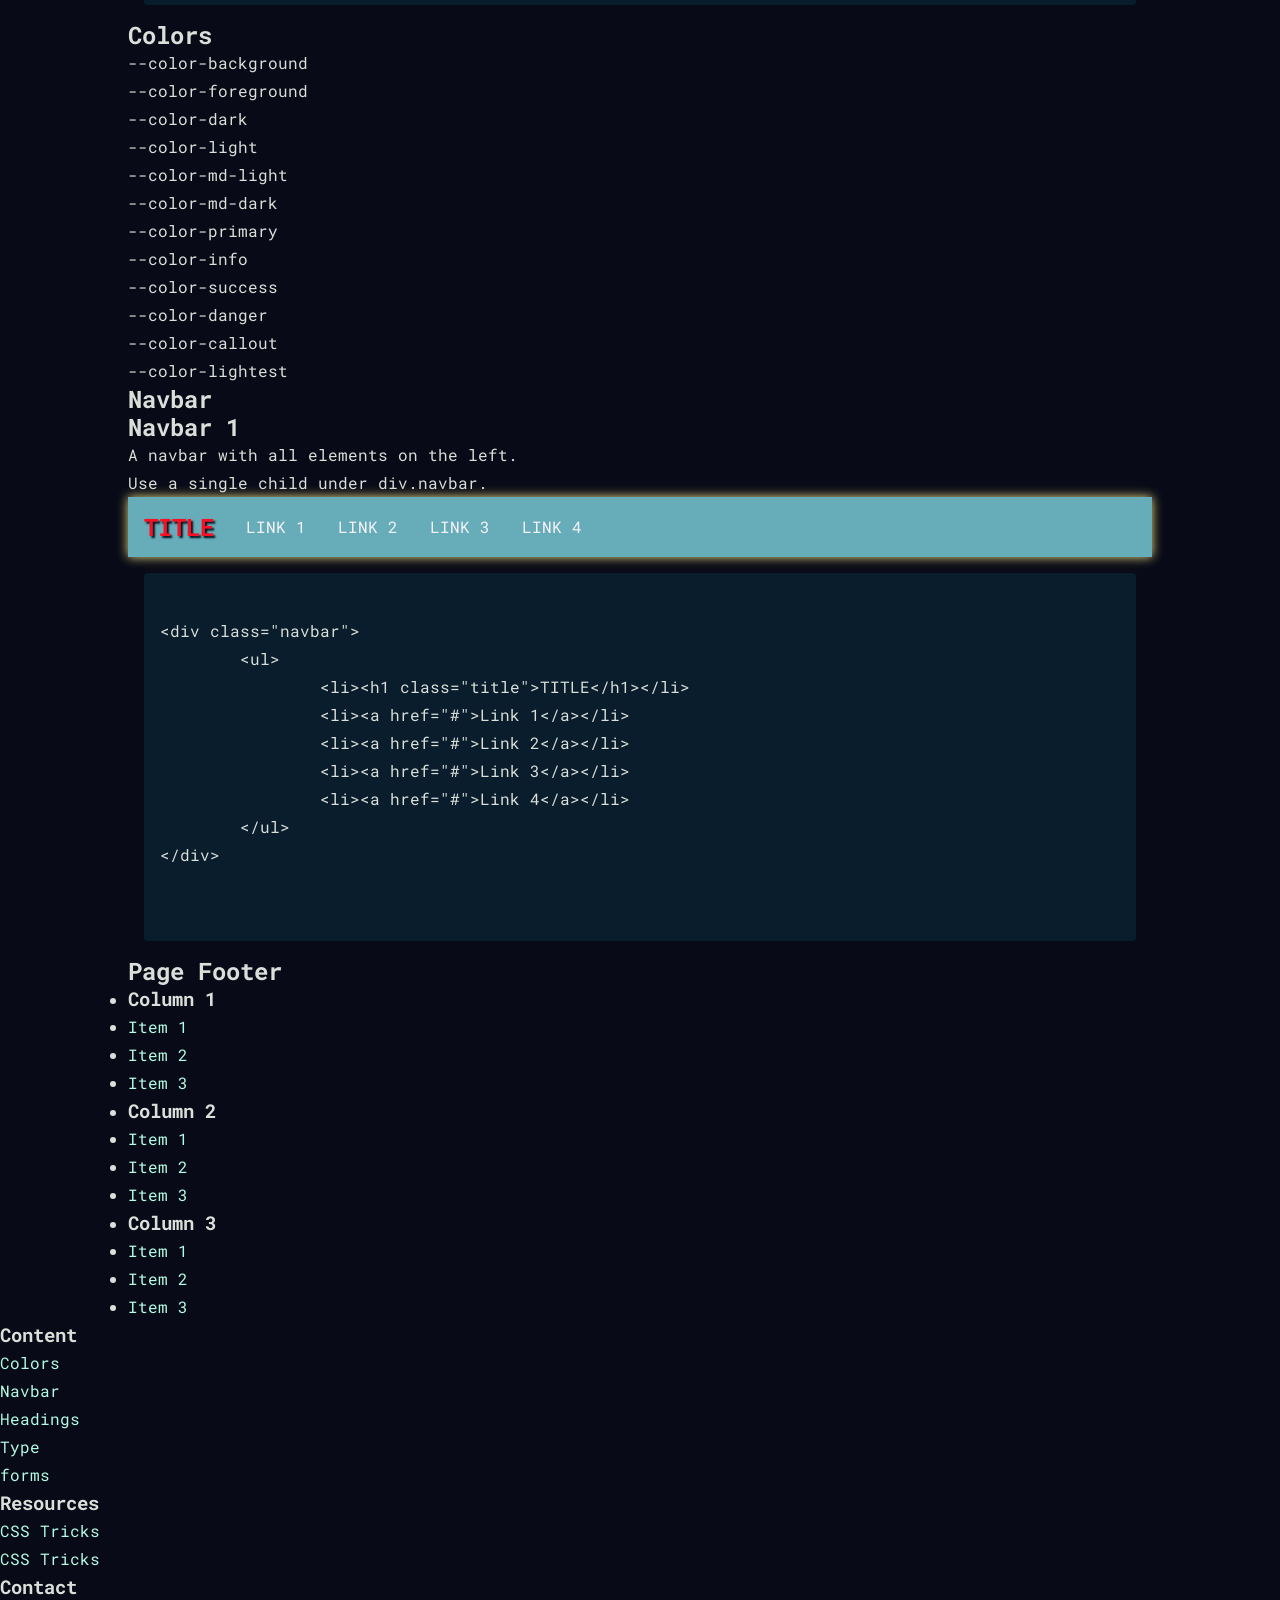
<file: CSS-Framework-Examples/82970245/index.html>
<html>
<head>
	<title>CSS Framework Starter Sample</title>
	<link rel="stylesheet" media="screen" href="style.css">
</head>
<!-- Page Wraper -->
<body class="dark">
	<!-- Page Navigation -->
	<div class="navbar">
		<ul>
			<li><h1 class="title">Framework Name</h1></li>
			<!-- <li><a href="#colors">Colors</a></li> -->
			<li><a href="#navbar">Navbar</a></li>
			<li><a href="#headings">Headings</a></li>
			<li><a href="#type">Type</a></li>
			<li><a href="#links">Links</a></li>
			<li><a href="#colors">Links</a></li>
			<li><a href="#forms">Forms</a></li>
			<li><a href="#buttons">Buttons</a></li>
			<!-- <li><a href="#footer">Footer</a></li> -->
		</ul>

		<ul>
			<li><a href="link/to/your/framework/repo">GitHub</a></li>
		</ul>
	</div>

	<!-- main content -->
  <div class="container main">

		<!-- --------------------------- -->
		<!-- Headings -->
		<section id="headings">
			<h1>Headings</h1>
			<h1>H1 Heading</h1>
			<h2>H2 Heading</h2>
			<h3>H3 Heading</h3>
			<h4>H4 Heading</h4>
			<h5>H5 Heading</h5>
			<h6>H6 Heading</h6>

			<pre>
				<code>
&lt;h1&gt;Headings&lt;/h1&gt;
&lt;h1&gt;H1 Heading&lt;/h1&gt;
&lt;h2&gt;H2 Heading&lt;/h2&gt;
&lt;h3&gt;H3 Heading&lt;/h3&gt;
&lt;h4&gt;H4 Heading&lt;/h4&gt;
&lt;h5&gt;H5 Heading&lt;/h5&gt;
&lt;h6&gt;H6 Heading&lt;/h6&gt;
				</code>
			</pre>
		</section>
		<!-- --------------------------- -->
		
		<!-- --------------------------- -->
		<!-- Paragraph Style -->
		<section id="type">
			<h1>Paragraph styles</h1>
			<p>This is the <strong>strong tag</strong> in a paragraph. 
				This is the <em>em tag in a paragraph</em>, elements such 
				as &lt;strong&gt; and &lt;em&gt; are inline. Here is an 
				example of the <abbr>abbreviation tag.</abbr> You'd use
				abbr for things like <abbr title="Hyper Text Markup Language">HTML</abbr>
				and <abbr title="Cascading Stylesheets">CSS</abbr>.</p>
			
			<pre>
				<code>
&lt;p&gt;This is an &lt;strong&gt;average&lt;/strong&gt; paragraph. It includes some &lt;em&gt;inline&lt;/em&gt; elements such as &lt;strong&gt; and &lt;em&gt;.&lt;/p&gt;
				</code>
			</pre>
		</section>
		<!-- ----------------------------- -->

		<!-- --------------------------- -->
		<!-- Button Styles -->
		<section id="buttons">
			<h2>Buttons</h2>

			<p>This is your average button. You might want to click it.</p>
			
			<p><button>Submit</button></p>

			<pre>
				<code>
&lt;button&gt;Submit&lt;/button&gt;
				</code>
			</pre>

			<p>This button has consequences. You might want to think twice before clicking.</p>
			<p>Custimize buttons by adding CSS variables inline or with a class.</p>
			<p>
<button 
	style="--weight: bold; --background-color: #f85353;"
>Delete</button>
	<button 
	style="--background-color: #6bc253;"
>Go!</button>
			</p>

			<pre>
				<code>
&lt;button 
	style=&quot;--weight: bold; 
	--background-color: #f85353;&quot;
&gt;Delete&lt;/button&gt;

&lt;button 
	style=&quot;--background-color: #6bc253;&quot;
&gt;Go!&lt;/button&gt;
				</code>
			</pre>
		</section>
		<!-- --------------------------- -->

		<!-- --------------------------- -->
		<!-- Link styles -->
		<section>
			<h2>Links</h2>
			<p>This <a href="#">paragraph</a> contains a couple <a href="#">links</a> to show off their styles in context.</p>
		
			<pre>
				<code>
&lt;p&gt;This &lt;a href=&quot;#&quot;&gt;paragraph&lt;/a&gt; contains a couple &lt;a
href=&quot;#&quot;&gt;links&lt;/a&gt; to show off their styles in context.&lt;/p&gt;
				</code>
			</pre>
		
		</section>
		<!-- --------------------------- -->

		<!-- --------------------------- -->
		<!-- Form Styles -->
		<section>
			<h2>Forms and controls</h2>
			<form>
				<label>
					<span>Text:</span>
					<input type="text" placeholder="What is your name?">
				</label>

				<label>
					<span>Email:</span>
					<input type="email" placeholder="What is your email?">
				</label>

				<label>
					<span>Password:</span>
					<input type="password" placeholder="What is your password?">
				</label>

				<label>
					<span>Your comments</span>
					<textarea placeholder="Your comments"></textarea>
				</label>

				<!-- Switch with Click -->
				<div>
					<label id="switch-2" class="switch-2">
						<input type="checkbox">
						<div>
							<div></div>
						</div>
					</label>
					<span>Click Switch no JS</span>
				</div>

				<label class="control-checkbox">One
					<input type="checkbox" checked="checked">
					<span></span>
				</label>
			</form>

			<h3>Input and label</h3>
			<pre>
				<code>
&lt;label&gt;
&#x9;&lt;span&gt;Text:&lt;/span&gt;
&#x9;&lt;input type=&quot;text&quot; placeholder=&quot;What is your name?&quot;&gt;
&lt;/label&gt;
				</code>
			</pre>

			<h3>Checkbox and label</h3>
			<pre>
				<code>
&lt;label class=&quot;control-checkbox&quot;&gt;One
&#x9;&lt;input type=&quot;checkbox&quot; checked=&quot;checked&quot;&gt;
&#x9;&lt;span&gt;&lt;/span&gt;
&lt;/label&gt;
				</code>
						</pre>

		</section>

		<!-- --------------------------- -->
		<!-- Colors -->
		<section id="colors">
			<h1>Colors</h1>
			<div class="color-grid">
				
				<div style="background-color: var(--color-background)">--color-background</div>
				<div style="background-color: var(--color-foreground); color: var(--color-background)">--color-foreground</div>
				<div style="background-color: var(--color-dark); color: var(--color-background)">--color-dark</div>
				
				<div style="background-color: var(--color-light)">--color-light</div>
				
				<div style="background-color: var(--color-md-light)">--color-md-light</div>
				
				<div style="background-color: var(--color-dark); color: var(--color-background)">--color-md-dark</div>
				
				<div style="background-color: var(--color-primary); color: var(--color-background)">--color-primary</div>
				
				<div style="background-color: var(--color-info); color: var(--color-background)">--color-info</div>
				
				<div style="background-color: var(--color-success); color: var(--color-background)">--color-success</div>
				
				<div style="background-color: var(--color-danger); color: var(--color-background)">--color-danger</div>
				
				<div style="background-color: var(--color-callout)">--color-callout</div>
				<div style="background-color: var(--color-lightest)">--color-lightest</div>
			</div>
		</section>
		<!-- --------------------------- -->
		

		<!-- --------------------------- -->
		<!-- Nav Bar styles -->
		<section id="navbar">
			<h1>Navbar</h1>
			
			<h2>Navbar 1</h2>
			<p>A navbar with all elements on the left.</p>
			<p>Use a single child under <code>div.navbar</code>.</p>

			<div class="navbar">
				<ul>
					<li><h1 class="title">TITLE</h1></li>
					<li><a href="#">Link 1</a></li>
					<li><a href="#">Link 2</a></li>
					<li><a href="#">Link 3</a></li>
					<li><a href="#">Link 4</a></li>
				</ul>
			</div>

			<div>
				<pre class="code-block">
					<code>
&lt;div class=&quot;navbar&quot;&gt;
	&lt;ul&gt;
		&lt;li&gt;&lt;h1 class=&quot;title&quot;&gt;TITLE&lt;/h1&gt;&lt;/li&gt;
		&lt;li&gt;&lt;a href=&quot;#&quot;&gt;Link 1&lt;/a&gt;&lt;/li&gt;
		&lt;li&gt;&lt;a href=&quot;#&quot;&gt;Link 2&lt;/a&gt;&lt;/li&gt;
		&lt;li&gt;&lt;a href=&quot;#&quot;&gt;Link 3&lt;/a&gt;&lt;/li&gt;
		&lt;li&gt;&lt;a href=&quot;#&quot;&gt;Link 4&lt;/a&gt;&lt;/li&gt;
	&lt;/ul&gt;
&lt;/div&gt;
					</code>
				</pre>
			</div>

		</section>
		
		
		
		<!-- --------------------------- -->
		<!-- Footer Styles -->
		<section id="footers">
			<h2>Page Footer</h2>
			<div class="page-footer">
				<ul>
					<li><h3>Column 1</h3></li>
					<li><a>Item 1</a></li>
					<li><a>Item 2</a></li>
					<li><a>Item 3</a></li>
				</ul>
				
				<ul>
					<li><h3>Column 2</h3></li>
					<li><a>Item 1</a></li>
					<li><a>Item 2</a></li>
					<li><a>Item 3</a></li>
				</ul>
				
				<ul>
					<li><h3>Column 3</h3></li>
					<li><a>Item 1</a></li>
					<li><a>Item 2</a></li>
					<li><a>Item 3</a></li>
				</ul>
			</div>
		</section>
  </div>
	<div class="page-footer">
		<ul>
			<li><h3>Content</h3></li>
			<li><a href="#colors">Colors</a></li>
			<li><a href="#navbar">Navbar</a></li>
			<li><a href="#headings">Headings</a></li>
			<li><a href="#type">Type</a></li>
			<li><a href="#forms">forms</a></li>
		</ul>
		
		<ul>
			<li><h3>Resources</h3></li>
			<li><a href="">CSS Tricks</a></li>
			<li><a href="">CSS Tricks</a></li>
		</ul>
		
		<ul>
			<li><h3>Contact</h3></li>
			<li><a href="https://github.com/soggybag/frmwrk-css">GitHub</a></li>
		</ul>
	</div>
</body>
</html>
</file>
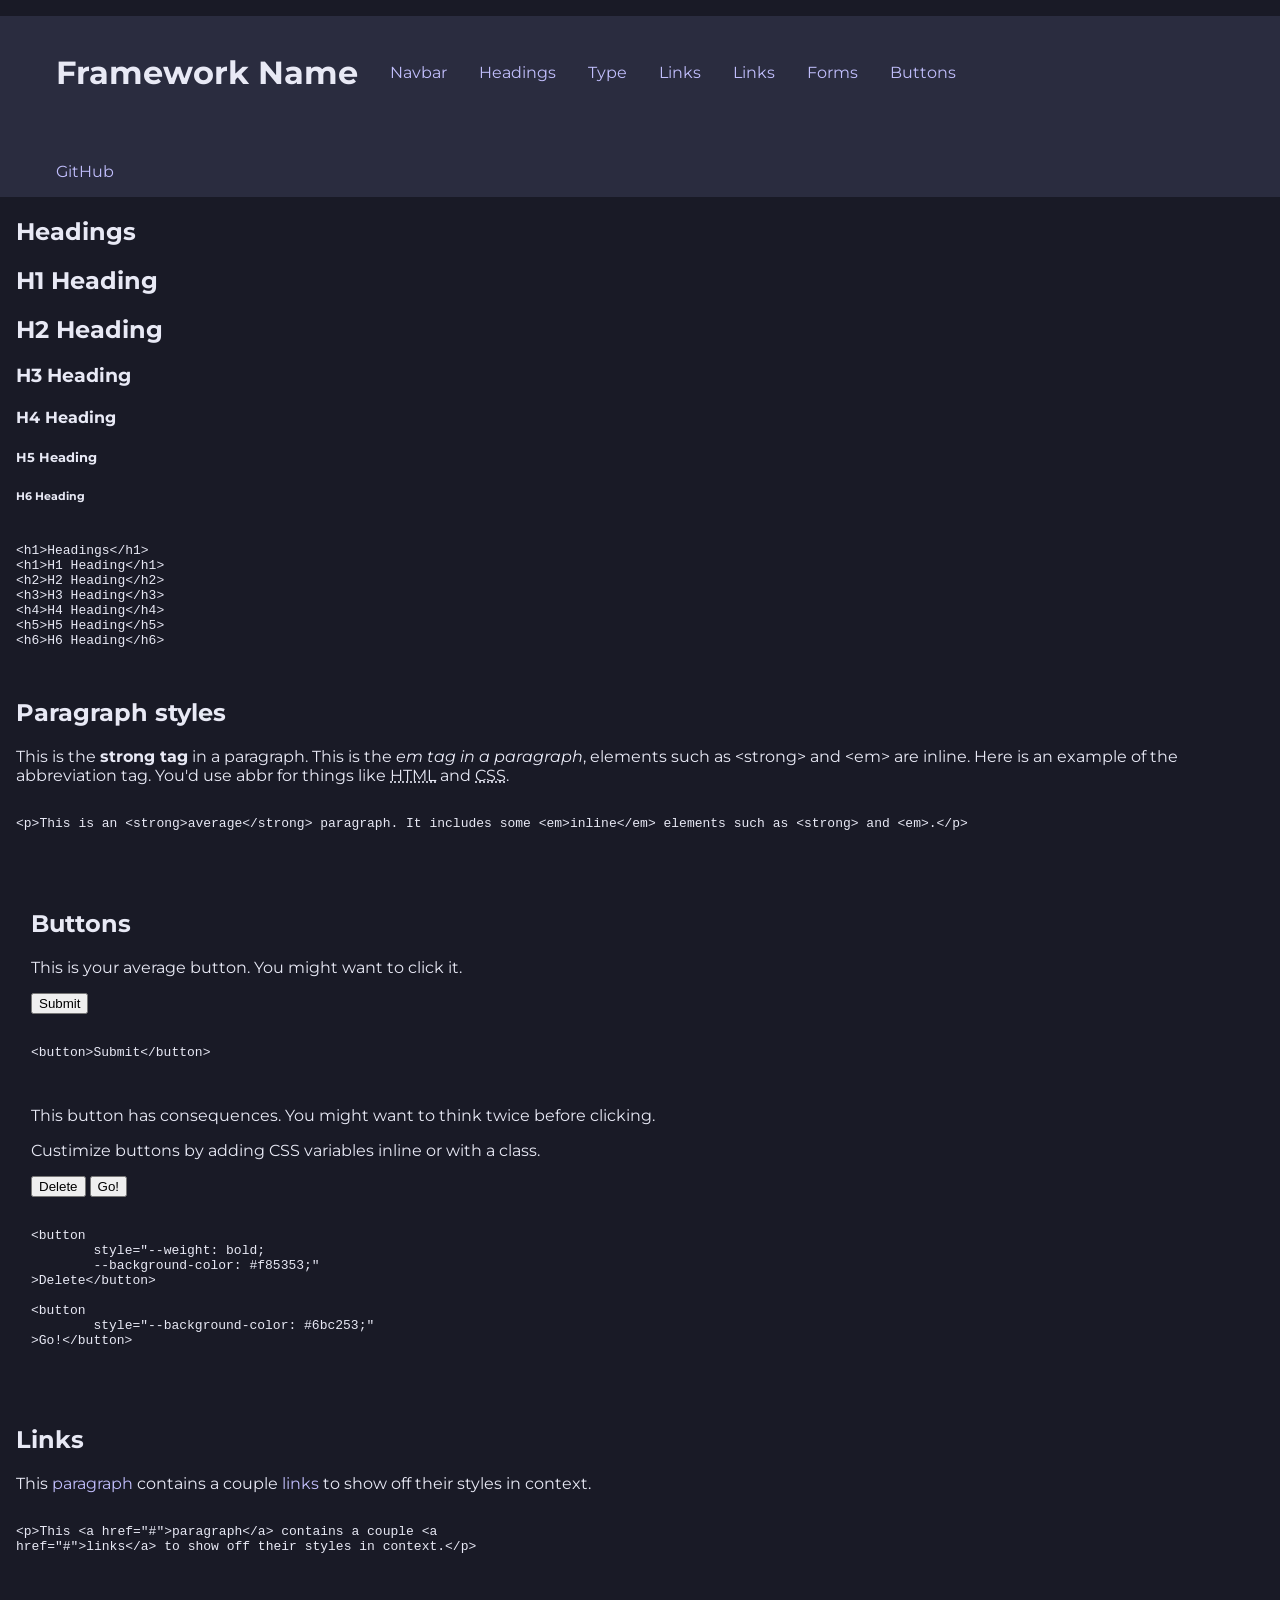
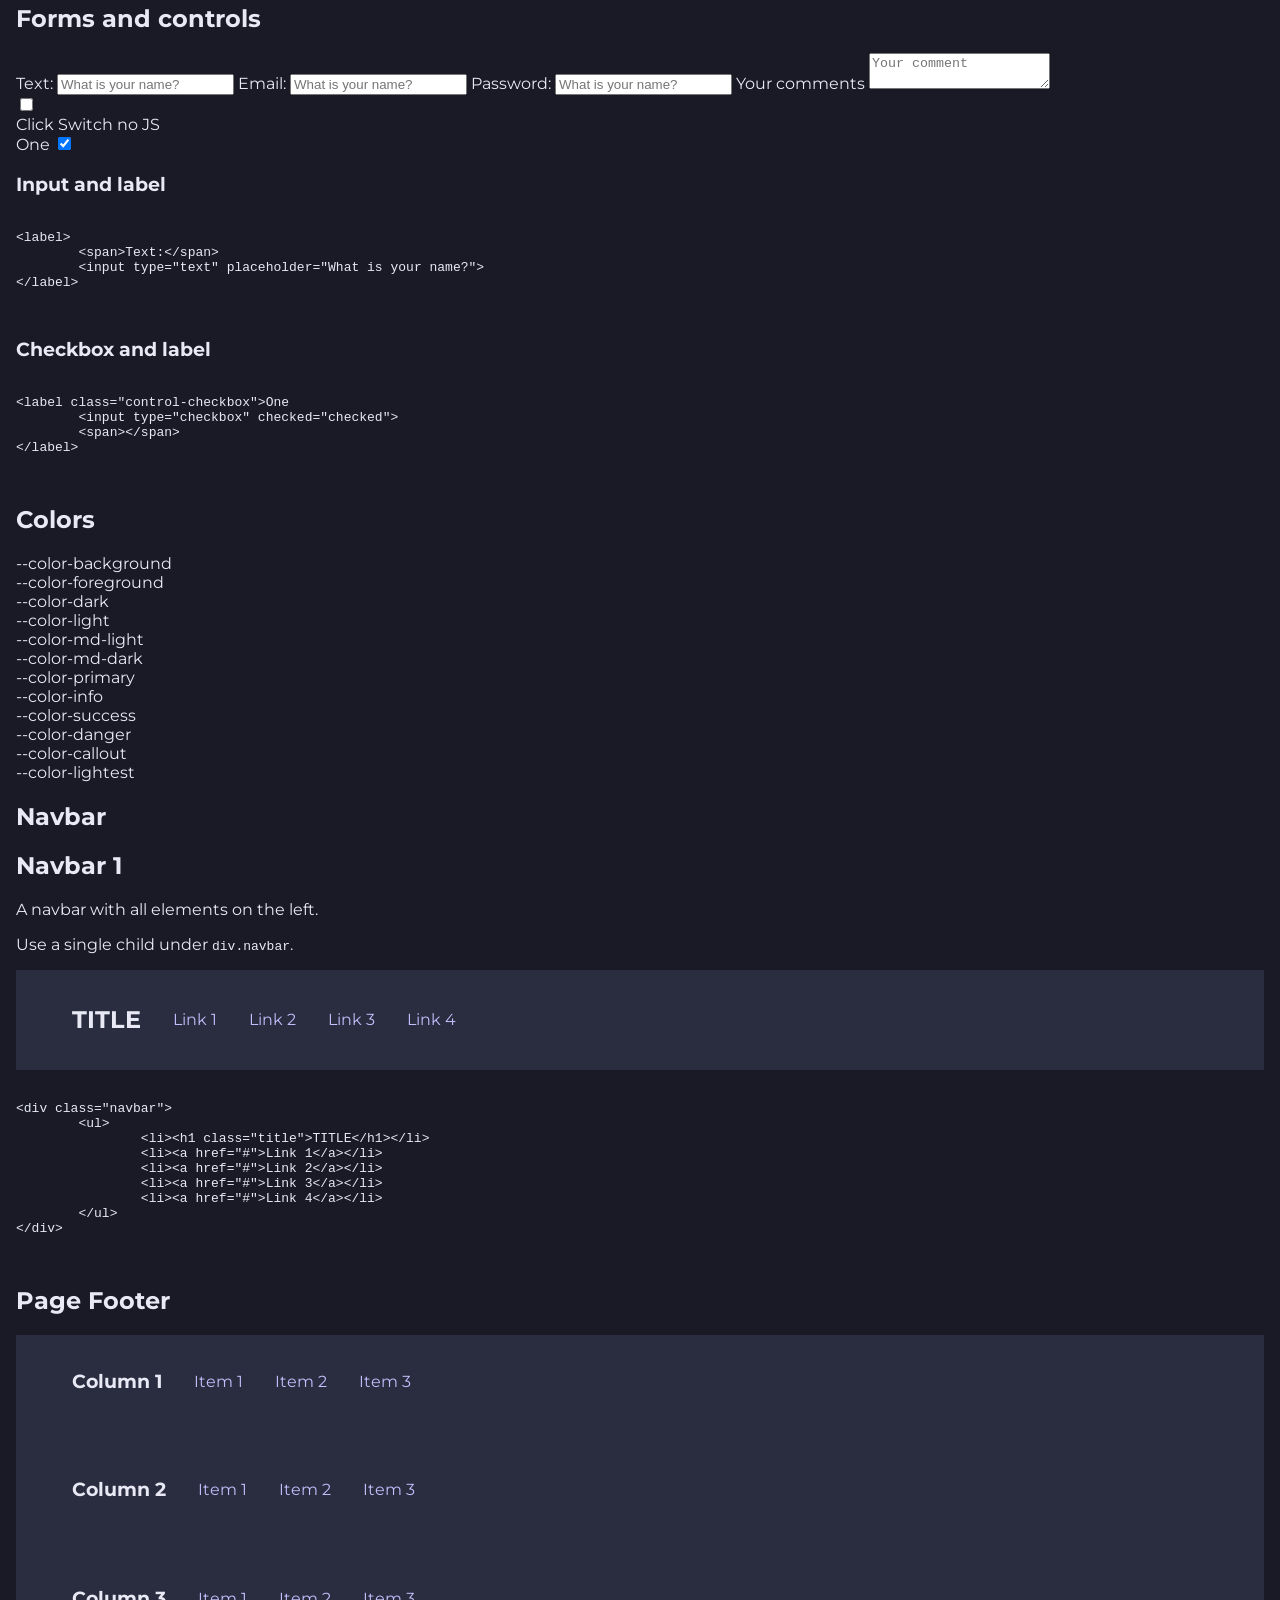
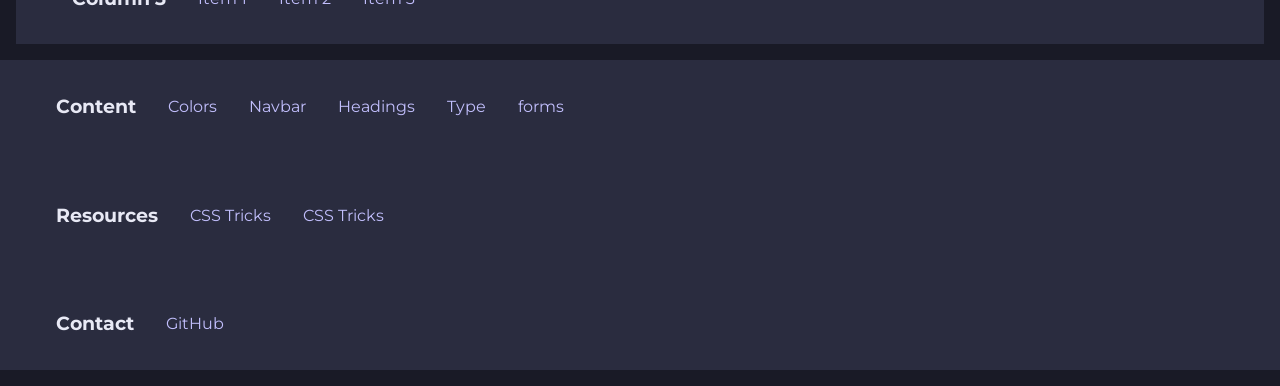
<file: CSS-Framework-Examples/83908961/index.html>
<!DOCTYPE html>
<html>
<head>
	<title>CSS Framework Starter Sample</title>
	<meta name="viewport" content="width=device-width, initial-scale=1">
	<link rel="stylesheet" media="screen" href="styles.css">
</head>
<!-- Page Wrapper -->
<body class="dark">
	<!-- Page Navigation -->
	<div class="navbar">
		<ul>
			<li><h1 class="title">Framework Name</h1></li>
			<!-- <li><a href="#colors">Colors</a></li> -->
			<li><a href="#navbar">Navbar</a></li>
			<li><a href="#headings">Headings</a></li>
			<li><a href="#type">Type</a></li>
			<li><a href="#links">Links</a></li>
			<li><a href="#colors">Links</a></li>
			<li><a href="#forms">Forms</a></li>
			<li><a href="#buttons">Buttons</a></li>
			<!-- <li><a href="#footer">Footer</a></li> -->
		</ul>

		<ul>
			<li><a href="link/to/your/framework/repo">GitHub</a></li>
		</ul>
	</div>

	<!-- main content -->
  <div class="container-main">

		<!-- --------------------------- -->
		<!-- Headings -->
		<section id="headings">
			<h1>Headings</h1>
			<h1>H1 Heading</h1>
			<h2>H2 Heading</h2>
			<h3>H3 Heading</h3>
			<h4>H4 Heading</h4>
			<h5>H5 Heading</h5>
			<h6>H6 Heading</h6>

			<pre>
				<code>
&lt;h1&gt;Headings&lt;/h1&gt;
&lt;h1&gt;H1 Heading&lt;/h1&gt;
&lt;h2&gt;H2 Heading&lt;/h2&gt;
&lt;h3&gt;H3 Heading&lt;/h3&gt;
&lt;h4&gt;H4 Heading&lt;/h4&gt;
&lt;h5&gt;H5 Heading&lt;/h5&gt;
&lt;h6&gt;H6 Heading&lt;/h6&gt;
				</code>
			</pre>
		</section>
		<!-- --------------------------- -->
		
		<!-- --------------------------- -->
		<!-- Paragraph Style -->
		<section id="type">
			<h1>Paragraph styles</h1>
			<p>This is the <strong>strong tag</strong> in a paragraph. 
				This is the <em>em tag in a paragraph</em>, elements such 
				as &lt;strong&gt; and &lt;em&gt; are inline. Here is an 
				example of the <abbr>abbreviation tag.</abbr> You'd use
				abbr for things like <abbr title="Hyper Text Markup Language">HTML</abbr>
				and <abbr title="Cascading Stylesheets">CSS</abbr>.</p>
			
			<pre>
				<code>
&lt;p&gt;This is an &lt;strong&gt;average&lt;/strong&gt; paragraph. It includes some &lt;em&gt;inline&lt;/em&gt; elements such as &lt;strong&gt; and &lt;em&gt;.&lt;/p&gt;
				</code>
			</pre>
		</section>
		<!-- ----------------------------- -->

		<!-- --------------------------- -->
		<!-- Button Styles -->
		<section id="buttons">
			<h2>Buttons</h2>

			<p>This is your average button. You might want to click it.</p>
			
			<p><button>Submit</button></p>

			<pre>
				<code>
&lt;button&gt;Submit&lt;/button&gt;
				</code>
			</pre>

			<p>This button has consequences. You might want to think twice before clicking.</p>
			<p>Custimize buttons by adding CSS variables inline or with a class.</p>
			<p>
<button 
	style="--weight: bold; --background-color: #f85353;"
>Delete</button>
	<button 
	style="--background-color: #6bc253;"
>Go!</button>
			</p>

			<pre>
				<code>
&lt;button 
	style=&quot;--weight: bold; 
	--background-color: #f85353;&quot;
&gt;Delete&lt;/button&gt;

&lt;button 
	style=&quot;--background-color: #6bc253;&quot;
&gt;Go!&lt;/button&gt;
				</code>
			</pre>
		</section>
		<!-- --------------------------- -->

		<!-- --------------------------- -->
		<!-- Link styles -->
		<section>
			<h2>Links</h2>
			<p>This <a href="#">paragraph</a> contains a couple <a href="#">links</a> to show off their styles in context.</p>
		
			<pre>
				<code>
&lt;p&gt;This &lt;a href=&quot;#&quot;&gt;paragraph&lt;/a&gt; contains a couple &lt;a
href=&quot;#&quot;&gt;links&lt;/a&gt; to show off their styles in context.&lt;/p&gt;
				</code>
			</pre>
		
		</section>
		<!-- --------------------------- -->

		<!-- --------------------------- -->
		<!-- Form Styles -->
		<section>
			<h2>Forms and controls</h2>
			<form>
				<label>
					<span>Text:</span>
					<input type="text" placeholder="What is your name?">
				</label>

				<label>
					<span>Email:</span>
					<input type="email" placeholder="What is your name?">
				</label>

				<label>
					<span>Password:</span>
					<input type="password" placeholder="What is your name?">
				</label>

				<label>
					<span>Your comments</span>
					<textarea placeholder="Your comment"></textarea>
				</label>

				<!-- Switch with Click -->
				<div>
					<label id="switch-2" class="switch-2">
						<input type="checkbox">
						<div>
							<div></div>
						</div>
					</label>
					<span>Click Switch no JS</span>
				</div>

				<label class="control-checkbox">One
					<input type="checkbox" checked="checked">
					<span></span>
				</label>
			</form>

			<h3>Input and label</h3>
			<pre>
				<code>
&lt;label&gt;
&#x9;&lt;span&gt;Text:&lt;/span&gt;
&#x9;&lt;input type=&quot;text&quot; placeholder=&quot;What is your name?&quot;&gt;
&lt;/label&gt;
				</code>
			</pre>

			<h3>Checkbox and label</h3>
			<pre>
				<code>
&lt;label class=&quot;control-checkbox&quot;&gt;One
&#x9;&lt;input type=&quot;checkbox&quot; checked=&quot;checked&quot;&gt;
&#x9;&lt;span&gt;&lt;/span&gt;
&lt;/label&gt;
				</code>
						</pre>

		</section>

		<!-- --------------------------- -->
		<!-- Colors -->
		<section id="colors">
			<h1>Colors</h1>
			<div class="color-grid">
				
				<div style="background-color: var(--color-background)">--color-background</div>
				<div style="background-color: var(--color-foreground); color: var(--color-background)">--color-foreground</div>
				<div style="background-color: var(--color-dark); color: var(--color-background)">--color-dark</div>
				
				<div style="background-color: var(--color-light)">--color-light</div>
				
				<div style="background-color: var(--color-md-light)">--color-md-light</div>
				
				<div style="background-color: var(--color-dark); color: var(--color-background)">--color-md-dark</div>
				
				<div style="background-color: var(--color-primary); color: var(--color-background)">--color-primary</div>
				
				<div style="background-color: var(--color-info); color: var(--color-background)">--color-info</div>
				
				<div style="background-color: var(--color-success); color: var(--color-background)">--color-success</div>
				
				<div style="background-color: var(--color-danger); color: var(--color-background)">--color-danger</div>
				
				<div style="background-color: var(--color-callout)">--color-callout</div>
				<div style="background-color: var(--color-lightest)">--color-lightest</div>
			</div>
		</section>
		<!-- --------------------------- -->
		

		<!-- --------------------------- -->
		<!-- Nav Bar styles -->
		<section id="navbar">
			<h1>Navbar</h1>
			
			<h2>Navbar 1</h2>
			<p>A navbar with all elements on the left.</p>
			<p>Use a single child under <code>div.navbar</code>.</p>

			<div class="navbar">
				<ul>
					<li><h1 class="title">TITLE</h1></li>
					<li><a href="#">Link 1</a></li>
					<li><a href="#">Link 2</a></li>
					<li><a href="#">Link 3</a></li>
					<li><a href="#">Link 4</a></li>
				</ul>
			</div>

			<div>
				<pre class="code-block">
					<code>
&lt;div class=&quot;navbar&quot;&gt;
	&lt;ul&gt;
		&lt;li&gt;&lt;h1 class=&quot;title&quot;&gt;TITLE&lt;/h1&gt;&lt;/li&gt;
		&lt;li&gt;&lt;a href=&quot;#&quot;&gt;Link 1&lt;/a&gt;&lt;/li&gt;
		&lt;li&gt;&lt;a href=&quot;#&quot;&gt;Link 2&lt;/a&gt;&lt;/li&gt;
		&lt;li&gt;&lt;a href=&quot;#&quot;&gt;Link 3&lt;/a&gt;&lt;/li&gt;
		&lt;li&gt;&lt;a href=&quot;#&quot;&gt;Link 4&lt;/a&gt;&lt;/li&gt;
	&lt;/ul&gt;
&lt;/div&gt;
					</code>
				</pre>
			</div>

		</section>
		
		
		
		<!-- --------------------------- -->
		<!-- Footer Styles -->
		<section id="footers">
			<h2>Page Footer</h2>
			<div class="page-footer">
				<ul>
					<li><h3>Column 1</h3></li>
					<li><a>Item 1</a></li>
					<li><a>Item 2</a></li>
					<li><a>Item 3</a></li>
				</ul>
				
				<ul>
					<li><h3>Column 2</h3></li>
					<li><a>Item 1</a></li>
					<li><a>Item 2</a></li>
					<li><a>Item 3</a></li>
				</ul>
				
				<ul>
					<li><h3>Column 3</h3></li>
					<li><a>Item 1</a></li>
					<li><a>Item 2</a></li>
					<li><a>Item 3</a></li>
				</ul>
			</div>
		</section>
  </div>
	<div class="page-footer">
		<ul>
			<li><h3>Content</h3></li>
			<li><a href="#colors">Colors</a></li>
			<li><a href="#navbar">Navbar</a></li>
			<li><a href="#headings">Headings</a></li>
			<li><a href="#type">Type</a></li>
			<li><a href="#forms">forms</a></li>
		</ul>
		
		<ul>
			<li><h3>Resources</h3></li>
			<li><a href="">CSS Tricks</a></li>
			<li><a href="">CSS Tricks</a></li>
		</ul>
		
		<ul>
			<li><h3>Contact</h3></li>
			<li><a href="https://github.com/soggybag/frmwrk-css">GitHub</a></li>
		</ul>
	</div>
</body>
</html>
</file>
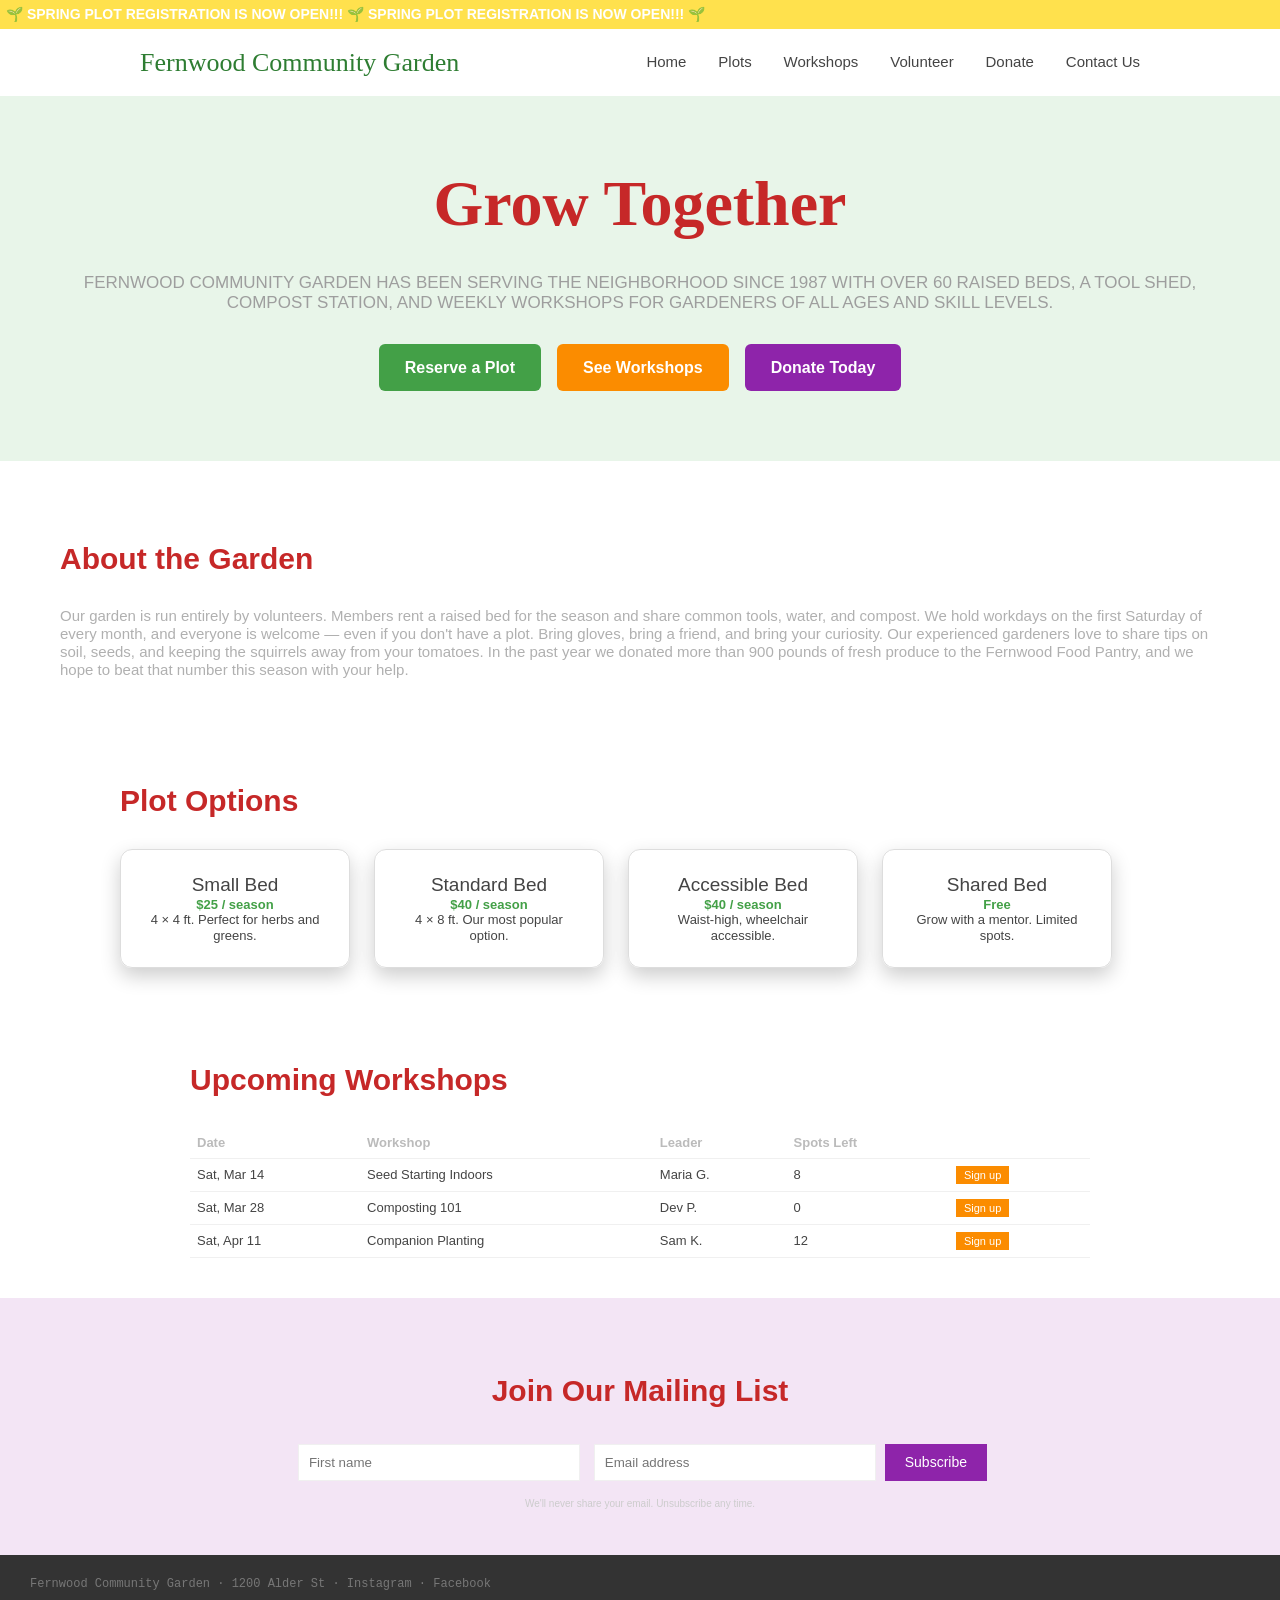
<file: lessons/critique-sample/index.html>
<!DOCTYPE html>
<html lang="en">
<head>
  <meta charset="UTF-8">
  <meta name="viewport" content="width=device-width, initial-scale=1.0">
  <title>Fernwood Community Garden</title>
  <link rel="stylesheet" href="styles.css">
</head>
<body>

  <div class="announce">🌱 SPRING PLOT REGISTRATION IS NOW OPEN!!! 🌱 SPRING PLOT REGISTRATION IS NOW OPEN!!! 🌱</div>

  <header>
    <div class="logo">Fernwood Community Garden</div>
    <nav>
      <a href="#">Home</a>
      <a href="#">Plots</a>
      <a href="#">Workshops</a>
      <a href="#">Volunteer</a>
      <a href="#">Donate</a>
      <a href="#">Contact Us</a>
    </nav>
  </header>

  <section class="hero">
    <h1>Grow Together</h1>
    <h2 class="tagline">FERNWOOD COMMUNITY GARDEN HAS BEEN SERVING THE NEIGHBORHOOD SINCE 1987 WITH OVER 60 RAISED BEDS, A TOOL SHED, COMPOST STATION, AND WEEKLY WORKSHOPS FOR GARDENERS OF ALL AGES AND SKILL LEVELS.</h2>
    <div class="hero-actions">
      <div class="btn green" onclick="location.href='#plots'">Reserve a Plot</div>
      <div class="btn orange" onclick="location.href='#workshops'">See Workshops</div>
      <div class="btn purple" onclick="location.href='#donate'">Donate Today</div>
    </div>
  </section>

  <section class="about">
    <h2>About the Garden</h2>
    <p>Our garden is run entirely by volunteers. Members rent a raised bed for the season and share common tools, water, and compost. We hold workdays on the first Saturday of every month, and everyone is welcome — even if you don't have a plot. Bring gloves, bring a friend, and bring your curiosity. Our experienced gardeners love to share tips on soil, seeds, and keeping the squirrels away from your tomatoes. In the past year we donated more than 900 pounds of fresh produce to the Fernwood Food Pantry, and we hope to beat that number this season with your help.</p>
  </section>

  <section class="plots" id="plots">
    <h2>Plot Options</h2>
    <div class="plot-grid">
      <div class="plot">
        <h3>Small Bed</h3>
        <p class="price">$25 / season</p>
        <p>4 × 4 ft. Perfect for herbs and greens.</p>
      </div>
      <div class="plot">
        <h3>Standard Bed</h3>
        <p class="price">$40 / season</p>
        <p>4 × 8 ft. Our most popular option.</p>
      </div>
      <div class="plot">
        <h3>Accessible Bed</h3>
        <p class="price">$40 / season</p>
        <p>Waist-high, wheelchair accessible.</p>
      </div>
      <div class="plot">
        <h3>Shared Bed</h3>
        <p class="price">Free</p>
        <p>Grow with a mentor. Limited spots.</p>
      </div>
    </div>
  </section>

  <section class="workshops" id="workshops">
    <h2>Upcoming Workshops</h2>
    <table>
      <tr><th>Date</th><th>Workshop</th><th>Leader</th><th>Spots Left</th><th></th></tr>
      <tr><td>Sat, Mar 14</td><td>Seed Starting Indoors</td><td>Maria G.</td><td>8</td><td><button>Sign up</button></td></tr>
      <tr><td>Sat, Mar 28</td><td>Composting 101</td><td>Dev P.</td><td>0</td><td><button>Sign up</button></td></tr>
      <tr><td>Sat, Apr 11</td><td>Companion Planting</td><td>Sam K.</td><td>12</td><td><button>Sign up</button></td></tr>
    </table>
  </section>

  <section class="signup" id="donate">
    <h2>Join Our Mailing List</h2>
    <form>
      <input type="text" placeholder="First name">
      <input type="email" placeholder="Email address">
      <div class="submit">Subscribe</div>
    </form>
    <p class="fine">We'll never share your email. Unsubscribe any time.</p>
  </section>

  <footer>
    Fernwood Community Garden · 1200 Alder St · <a href="#">Instagram</a> · <a href="#">Facebook</a>
  </footer>

</body>
</html>
</file>
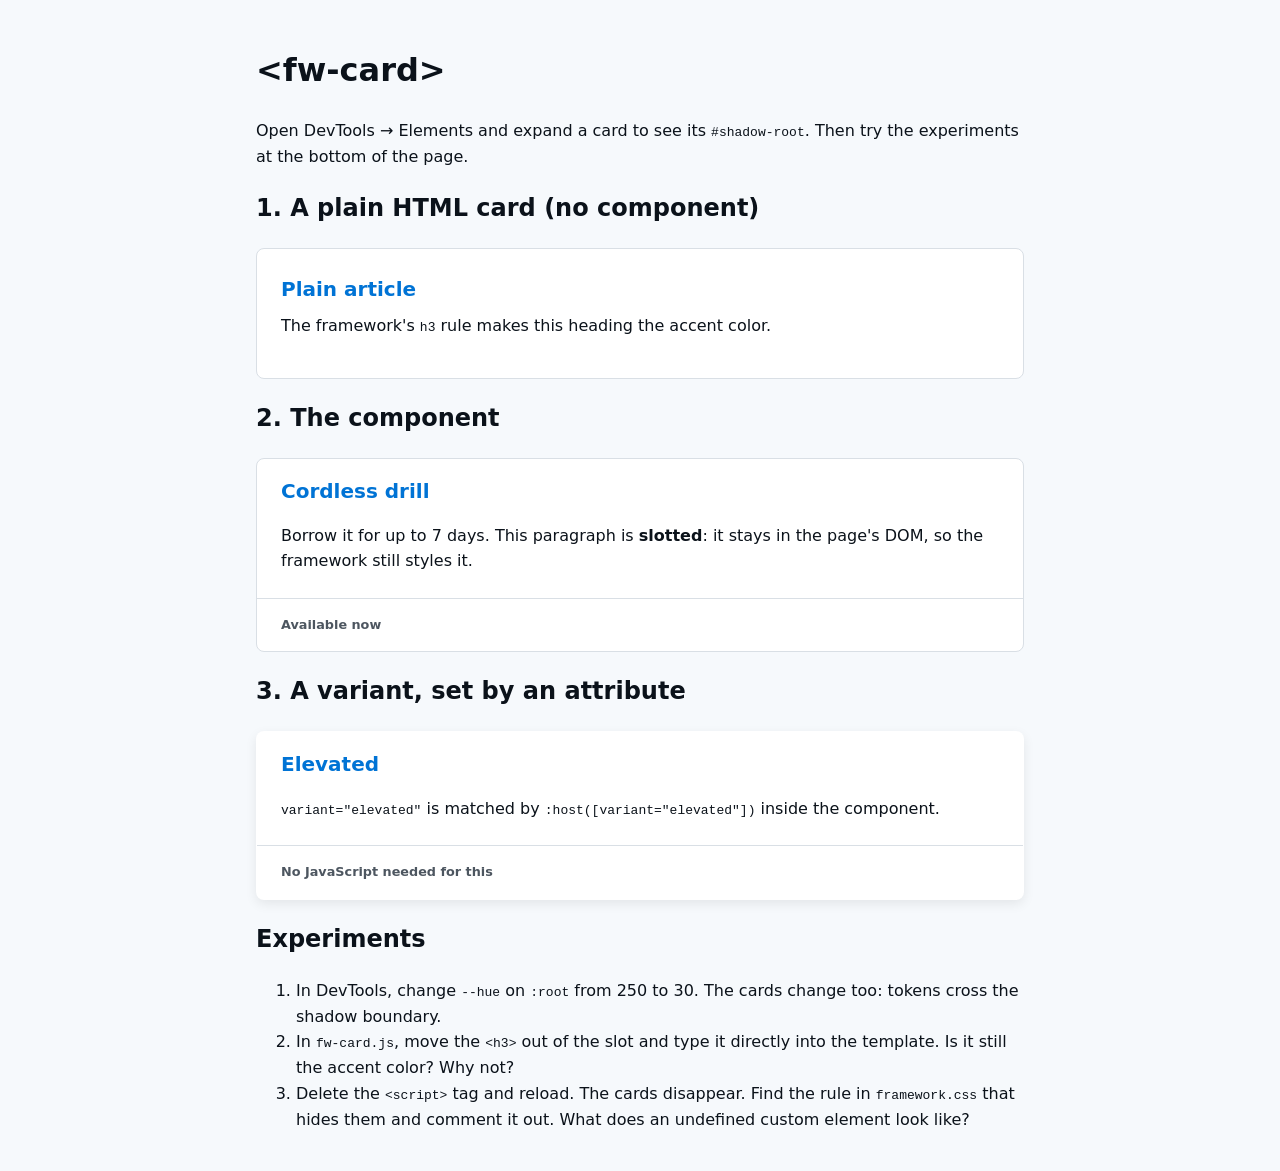
<file: lessons/web-components-examples/index.html>
<!DOCTYPE html>
<html lang="en">
<head>
  <meta charset="UTF-8">
  <meta name="viewport" content="width=device-width, initial-scale=1">
  <title>Web Components: fw-card</title>
  <link rel="stylesheet" href="framework.css">
  <!-- type="module" scripts don't load from file:// URLs.
       Open this page with Live Server (or any local server). -->
  <script type="module" src="fw-card.js"></script>
</head>
<body>
  <h1>&lt;fw-card&gt;</h1>
  <p>
    Open DevTools → Elements and expand a card to see its <code>#shadow-root</code>.
    Then try the experiments at the bottom of the page.
  </p>

  <h2>1. A plain HTML card (no component)</h2>
  <article style="padding: var(--space-lg); border: 1px solid var(--color-border); border-radius: var(--radius-md); background: var(--color-surface)">
    <h3>Plain article</h3>
    <p>The framework's <code>h3</code> rule makes this heading the accent color.</p>
  </article>

  <h2>2. The component</h2>
  <fw-card>
    <h3 slot="header">Cordless drill</h3>
    <p>Borrow it for up to 7 days. This paragraph is <strong>slotted</strong>: it stays in the page's DOM, so the framework still styles it.</p>
    <span slot="footer">Available now</span>
  </fw-card>

  <h2>3. A variant, set by an attribute</h2>
  <fw-card variant="elevated">
    <h3 slot="header">Elevated</h3>
    <p><code>variant="elevated"</code> is matched by <code>:host([variant="elevated"])</code> inside the component.</p>
    <span slot="footer">No JavaScript needed for this</span>
  </fw-card>

  <h2>Experiments</h2>
  <ol>
    <li>In DevTools, change <code>--hue</code> on <code>:root</code> from 250 to 30. The cards change too: tokens cross the shadow boundary.</li>
    <li>In <code>fw-card.js</code>, move the <code>&lt;h3&gt;</code> out of the slot and type it directly into the template. Is it still the accent color? Why not?</li>
    <li>Delete the <code>&lt;script&gt;</code> tag and reload. The cards disappear. Find the rule in <code>framework.css</code> that hides them and comment it out. What does an undefined custom element look like?</li>
  </ol>
</body>
</html>
</file>
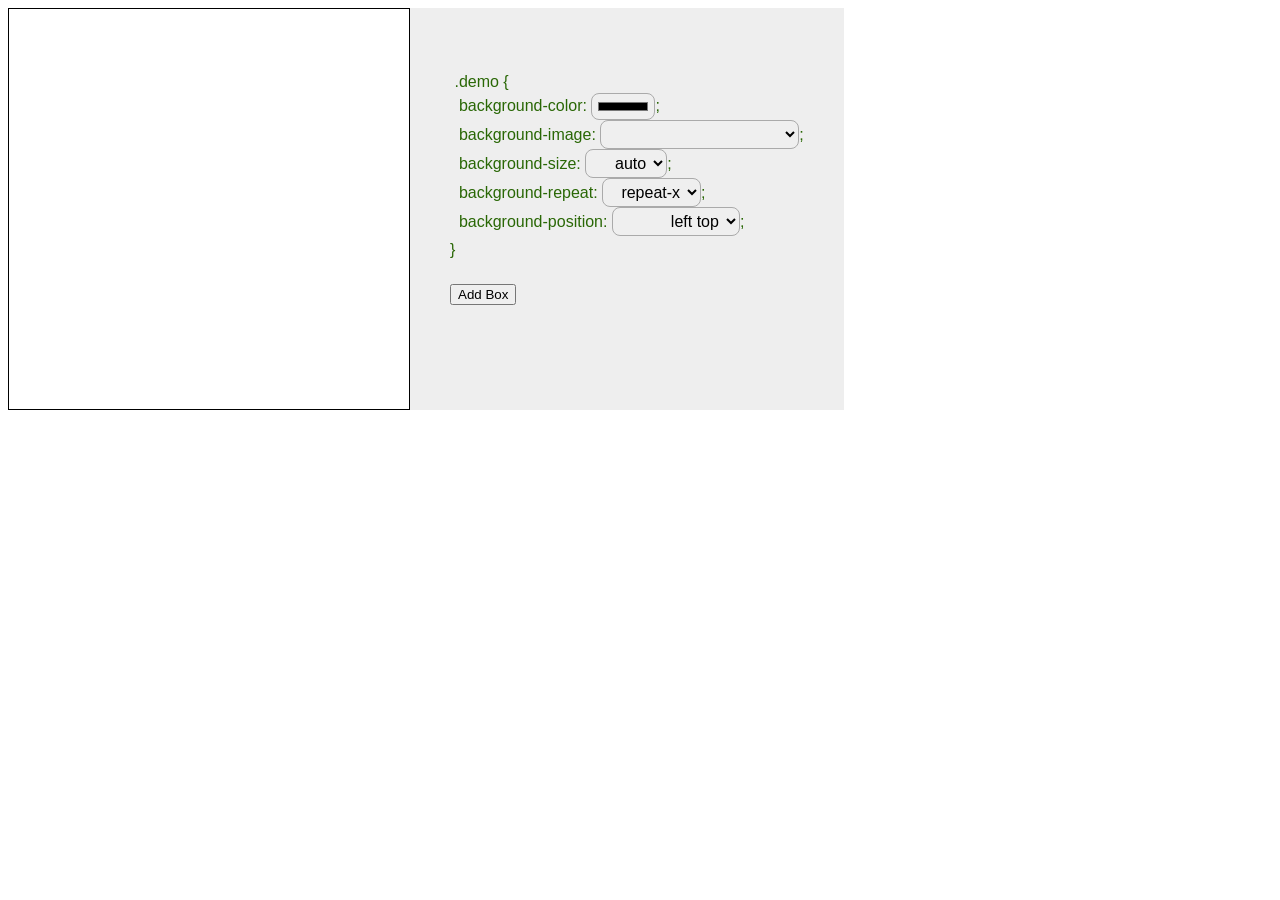
<file: lessons/background-image.html>
<!DOCTYPE html>
<html>

<head>
	<title>Background Image</title>
	<link href="https://fonts.googleapis.com/css2?family=Roboto:ital,wght@0,400;1,300;1,500&display=swap"
		rel="stylesheet">
	<style>
		test {
			text-transform: uppercase;
			list-style: circle;
			text-decoration: line-through;
		}

		body {
			tab-size: 2;
			font-size: 20px;
			font-family: 'Roboto', sans-serif, Helvetica;
		}

		#selector-label {
			padding: 10px;
			font-size: 0.75em;
			font-family: -apple-system, BlinkMacSystemFont, 'Segoe UI', Roboto, Oxygen, Ubuntu, Cantarell, 'Open Sans', 'Helvetica Neue', sans-serif;
			background-color: #eee;
			margin: 0 0 1em 0;
		}

		#text-sample {
			font-family: Times;
			font-size: 16px;
			color: #000;
			padding: 0px;
		}

		code {
			font-family: 'Lucida Sans', 'Lucida Sans Regular', 'Lucida Grande', 'Lucida Sans Unicode', Geneva, Verdana, sans-serif;
			font-size: 1rem;
			color: rgb(41, 103, 5);
		}

		code .comment {
			color: rgb(106, 5, 89)
		}

		code .selector {
			color: rgb(22, 92, 145)
		}

		.code-zone {
			padding: 2em;
			background-color: #eee;
		}


		input,
		select {
			display: inline-block;
			width: 4rem;
			text-align: right;
			font-size: 1rem;
			padding: 0.25rem;
			border: 1px solid #aaa;
			border-radius: 0.5rem;
		}

		select {
			width: auto
		}

		textarea {
			box-sizing: border-box;
			width: 100%;
			padding: 0.5em;
			border: 1px solid;
			border-radius: 5px;
			font-size: 1em;
		}

		.container {
			display: flex;
		}

		.code-zone {

		}

		.demo {
			width: 400px;
			height: 400px;
			border: 1px solid;
		}

		.box {
			/* width: 50px;
			height: 50px; */
			padding: 1em;
			display: flex;
			justify-content: center;
			align-items: center;
		}
	</style>
</head>

<body>
	<div class="container">

		<div class="demo"></div>

		<div class="code-zone">
<pre><code><span class="selector"></span> .demo {
	background-color: <input type="color" id="backgroundColor">;
	background-image: <select id="backgroundImage">
		<option></option>
		<option>url(images/image-1.jpg)</option>
		<option>url(images/pattern.jpg)</option>
	</select>;
	background-size: <select id="backgroundSize">
		<option>auto</option>
		<option>cover</option>
		<option>contain</option>
		<option>40px</option>
		<option>100px</option>
		<option>50%</option>
		<option>100%</option>
	</select>;
	background-repeat: <select id="backgroundRepeat">
		<option>repeat-x</option>
		<option>repeat-y</option>
		<option>repeat</option>
		<option>no-repeat</option>
	</select>;
	background-position: <select id="backgroundPosition">
		<option>left top</option>
		<option>left center</option>
		<option>left bottom</option>
		<option>right top</option>
		<option>right center</option>
		<option>right bottom</option>
		<option>center top</option>
		<option>center</option>
		<option>center bottom</option>
	</select>;
}</code></pre>
	<p>
		<button id="add-box">Add Box</button>
	</p>
	<p>
		<!-- <label>
			<input type="checkbox" id="random-size">
		</label> -->
	</p>
		</div>
	</div>

	<script>
		const demo = document.querySelector('.demo')
		const textArea = document.querySelector('#text-area')
		const addBox = document.querySelector('#add-box')

		const boxesArray = []
		addBox.addEventListener('click', (e) => {
			const el = document.createElement('div')
			el.classList.add('box')
			const hue = Math.random() * 360
			el.style.backgroundColor = `hsl(${hue}, 100%, 50%)`
			demo.appendChild(el)
			boxesArray.push(el)
			el.innerHTML = boxesArray.length
		})


		const styleOutput = document.querySelector('#style-output')

		const box = document.querySelector('.box')
		document.querySelector('body').addEventListener('input', updateStyles)
		// document.querySelector('body').addEventListener('change', updateStyles)

		function updateStyles(e) {

			if (!e.target.matches('input') && !e.target.matches('select')) {
				return
			}

			const unit = e.target.dataset.unit ? e.target.dataset.unit : ''
			console.log(unit)

			const value = e.target.value
			const id = e.target.id
			demo.style[id] = value

			console.log(demo.style)

			console.log(value, id, demo)

			if (id === 'lineHeight' && value === '') {
				demo.style[id] = 'unset'
			}
		}
	</script>

</body>

</html>
</file>
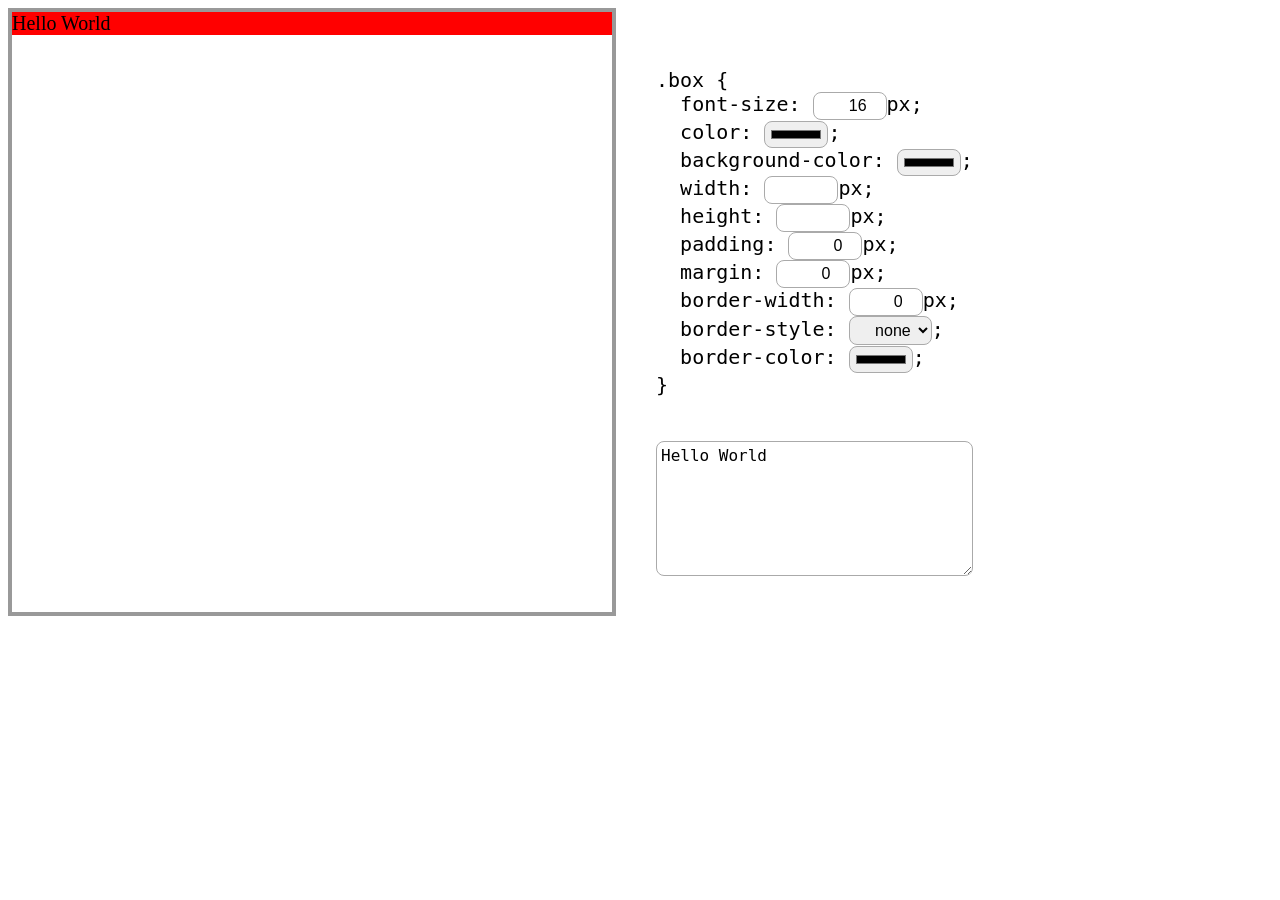
<file: lessons/box-model.html>
<!DOCTYPE html>
<html>
	<head>
		<title>Box Model</title>
		<style>

			.box {
				/*  */
			}

			test {
				padding: 10mm; /* All sides */
				padding: 10% 20%; /* top/bottom left/right */
				padding: 1em 2em 0.5em 0.25em; /* t r b l */


				color: rgb(255, 0, 0);
				color: rgba();
				color: hsl();
				color: hsla();
				color: #229;
				color: #ff0000;
				color: #29292966;
			}

			body {
				tab-size: 2;
				font-size: 20px;
			}

			.container {
				display: flex;
			}

			.code-zone {
				padding: 2em;
				display: flex;
				flex-direction: column;
			}

			textarea {
				flex: 1;
			}

			#box-zone {
				border: 4px solid #999;
				width: 600px;
				height: 600px;
			}
			.box {
				background-color: red;
				/* width: 100px;
				height: 100px; */
				border-style: solid;
				border-width: 0;
			}

			code {
				font-family: 'Lucida Sans', 'Lucida Sans Regular', 'Lucida Grande', 'Lucida Sans Unicode', Geneva, Verdana, sans-serif;
				font-size: 1rem;
			}

			input, select {
				display: inline-block;
				width: 4rem;
				text-align: right;
			}

			input, select, textarea {
				
				font-size: 1rem;
				padding: 0.25rem;
				border: 1px solid #aaa;
				border-radius: 0.5rem;
			}

			select {
				width: auto
			}
		</style>
	</head>
	<body>

		<div class="container">
			<div id="box-zone">
				<div class="box">
					Hello World
				</div>
			</div>

			<div class="code-zone"> 
				<pre>
.box {
	font-size: <input id="fontSize" value="16" type="number" data-unit="px">px;
	color: <input id="color" value="#f00" type="color">;
	background-color: <input id="backgroundColor" value="#f00" type="color">;
	width: <input id="width" value="" type="number" data-unit="px">px;
	height: <input id="height" value="" type="number" data-unit="px">px;
	padding: <input id="padding" value="0" type="number" data-unit="px">px;
	margin: <input id="margin" value="0" type="number" data-unit="px">px;
	border-width: <input id="borderWidth" value="0" type="number" data-unit="px">px;
	border-style: <select id="borderStyle">
		<option>none</option>
		<option>solid</option>
		<option>dotted</option>
		<option>dashed</option>
		<option>double</option>
		<option>groove</option>
		<option>ridge</option>
		<option>inset</option>
		<option>outset</option>
		<option>hidden</option>
	</select>;
	border-color: <input id="borderColor" value="0" type="color">;
}
				</pre>
				<textarea id="text-area">Hello World</textarea>
			</div>
		</div>

		<script>
			const styleOutput = document.querySelector('#style-output')
			const textArea = document.querySelector('#text-area')
			const box = document.querySelector('.box')
			document.querySelector('body').addEventListener('input', updateStyles)
			// document.querySelector('body').addEventListener('change', updateStyles)

			textArea.addEventListener('input', (e) => {
				box.innerHTML = e.target.value
			})

			function updateStyles(e) {
				
				if (!e.target.matches('input') && !e.target.matches('select')) {
					return
				}

				const value = e.target.value
				const id = e.target.id 
				const unit = e.target.dataset.unit ? e.target.dataset.unit : ''

				box.style[id] = `${value}${unit}`

				if ((id === 'width' || id === 'height') && value === '') {
					box.style[id] = 'unset'
				}
			}

		</script>

	</body>
</html>
</file>
<file: assignments/final-practice/styles.css>
/* Trailhead landing page */

* {
  margin: 0;
  padding: 0;
}

body {
  font-family: "Helvetica Neue", Arial, sans-serif;
  font-size: 15px;
  line-height: 1.1;
  color: #3a3a3a;
}

a, button, input {
  outline: none;
}

/* Header */

.site-header {
  width: 1200px;
  margin: 0 auto;
  padding: 13px 22px;
  display: flex;
  justify-content: space-between;
  align-items: center;
}

.logo {
  font-size: 27px;
  font-weight: bold;
  color: #444;
}

nav a {
  margin-left: 37px;
  color: #aaa;
  text-decoration: none;
  font-size: 13px;
}

nav a.current {
  color: #aaa;
}

/* Hero */

.hero {
  background: linear-gradient(135deg, #c9b8ff, #a8e6ff);
  text-align: center;
  padding: 90px 20px 70px;
  color: white;
}

.hero h1 {
  font-size: 54px;
  font-weight: 800;
  margin-bottom: 17px;
}

.hero p {
  font-size: 19px;
  margin-bottom: 30px;
}

.hero-buttons {
  display: flex;
  justify-content: center;
  gap: 13px;
}

.btn {
  padding: 15px 34px;
  border-radius: 30px;
  font-weight: bold;
  font-size: 17px;
  cursor: pointer;
}

.btn-red {
  background: #e53935;
  color: white;
}

.btn-blue {
  background: #1e88e5;
  color: white;
}

.scroll-hint {
  margin-top: 40px;
  font-size: 30px;
  animation: bounce 0.6s infinite;
}

@keyframes bounce {
  0%, 100% { transform: translateY(0); }
  50% { transform: translateY(-20px); }
}

/* Features */

#features {
  width: 1100px;
  margin: 0 auto;
  padding: 40px 0;
}

h2 {
  font-size: 34px;
  text-align: center;
  margin: 40px 0 40px;
  color: #333;
}

.cards {
  display: grid;
  grid-template-columns: repeat(3, 340px);
  gap: 40px;
}

.card {
  position: relative;
  left: 0;
  padding: 22px;
  border-radius: 16px;
  box-shadow: 0 10px 30px rgba(0, 0, 0, 0.15);
  transition: left 0.5s linear;
}

.card:hover {
  left: 10px;
}

.card-icon {
  font-size: 40px;
  margin-bottom: 7px;
}

.card h3 {
  font-size: 22px;
  margin-bottom: 7px;
  color: #444;
}

#features .card p {
  color: #999;
}

.card-text {
  font-size: 14px;
  color: #555 !important;
}

/* Upcoming */

.upcoming {
  width: 90%;
  margin: 0 auto;
  padding: 25px;
}

.upcoming p {
  text-align: center;
}

.hike-list {
  list-style: none;
}

.hike-list li {
  display: flex;
  justify-content: space-between;
  align-items: center;
  padding: 11px 0;
  border-bottom: 1px solid #f2f2f2;
}

.hike-name {
  font-size: 16px;
  color: #3a3a3a;
}

.hike-meta {
  font-size: 12px;
  color: #bbb;
}

.small-btn {
  background: #43a047;
  color: white;
  border: none;
  padding: 6px 12px;
  border-radius: 4px;
  font-size: 12px;
}

/* Signup */

.signup {
  background: #f7f7f7;
  padding: 50px;
  text-align: center;
}

.signup p {
  color: #aaa;
  margin-bottom: 20px;
}

form input {
  display: block;
  width: 400px;
  margin: 0 auto 10px;
  padding: 12px;
  border: 1px solid #eee;
  font-size: 14px;
}

form button {
  width: 426px;
  padding: 14px;
  background: #e53935;
  color: white;
  border: none;
  font-size: 16px;
}

/* Footer */

footer {
  background: #222;
  color: #555;
  text-align: center;
  padding: 20px;
  font-size: 12px;
}

footer a {
  color: #555;
}
</file>
<file: CSS-Framework-Examples/82970245/style.css>
@import url('https://fonts.googleapis.com/css2?family=Roboto+Mono:wght@300&display=swap');

* {
    margin: 0px;
    padding: 0px;
    font-family: 'Roboto Mono', monospace;
}

*, *::before, *::after {
    box-sizing: border-box;
  }
  
  
html, body {
    min-height: 100%;
}

body {
    background-color:rgb(218,223,217);
    color: rgb(8,11,23);
    line-height: 1.75rem;
}

body.dark {
    background-color: rgb(8,11,23);
    color:rgb(218,223,217);
}


.navbar {
    background-color: rgba(103,173,185,255);
    color: rgba(250,16,35,255);
    box-shadow: 0px 0px 10px rgba(239,221,130,255);
    min-height: 5%;
    padding: 1rem;
    width: 100%;
    display: flex;
    text-transform: uppercase;
    justify-content: space-between;
    align-items: center;
}

body > .navbar {
    position: fixed; 
    top: 0;  
    z-index: 9999;
}

.navbar ul {
    display: flex;
    justify-content: space-between;
    min-width: 10%;
    list-style-type: none;
}

.navbar ul h1 {
    padding-right: 1rem;
    text-shadow: 2px 2px 2px rgb(8,11,23);
}

.navbar ul a {
    display: inline-block;
    justify-content: space-around;
    color: rgba(245,242,248,255);
    padding: 0 1rem;
}


a {
    color: rgba(179,251,229,255);
    text-decoration: none;
}

abbr {
    color: rgba(195,77,38,255);
    text-decoration: none;
}

button {
    padding: 1em;
    background: none;
    border: 4px solid rgba(239,245,246,255);
    color: rgba(239,245,246,255);
    border-radius: 4px;
    font-weight: bolder;
    box-shadow: inset 0 0 0 0 rgba(8,11,28,255);
    transition: ease-out 0.3s;
    outline: none;
    z-index: 1;
}

button:hover {
    box-shadow: inset 300px 0 0 0 rgba(158,246,240,255);
    cursor: pointer;
    color: black;
}

pre, form{
    background-color: rgba(9,29,44,255);
    padding: 1rem;
    margin: 1rem;
    border-radius: 4px;
}

form {
    display: grid;
    grid-gap: 1rem;
    padding: 2rem;
}

form > *, textarea{
    padding: 1rem;
}

form input, textarea {
    width: 100%;
    height: 100%;
    pointer-events: none;
    border: none;
    outline: none;
    padding-left: 1rem;
    background-color: rgba(221,240,254,255);
}


div[class="container main"] {
    width: 80%;
    margin: 5rem auto 0;
}
</file>
<file: CSS-Framework-Examples/83908961/styles.css>
@import url("https://fonts.googleapis.com/css2?family=Montserrat:wght@300&display=swap");
body {
  background-color: #191a26;
  color: #e8e9f5;
  font-family: "Montserrat", sans-serif;
  margin: 0;
}

a {
  color: #c1befc;
  text-decoration: none;
}

ul {
  list-style: none;
  display: flex;
  flex-direction: row;
  align-items: center;
}

li {
  padding: 1em;
}

.navbar {
  background-color: #2a2c3f;
  margin: 0;
}

.container-main {
  margin: 1em;
}

.page-footer {
  background-color: #2a2c3f;
}

#buttons {
  padding: 15px;
}

/*# sourceMappingURL=styles.css.map */
</file>
<file: lessons/critique-sample/styles.css>
* {
  margin: 0;
  padding: 0;
}

body {
  font-family: Arial, sans-serif;
  font-size: 14px;
  line-height: 1.2;
  color: #444;
}

a, button, input {
  outline: none;
}

a {
  color: #444;
  text-decoration: none;
}

/* Announcement bar */

.announce {
  background: #ffe14d;
  color: #fff;
  font-weight: bold;
  white-space: nowrap;
  padding: 6px;
  animation: scroll 6s linear infinite;
}

@keyframes scroll {
  from { transform: translateX(100%); }
  to   { transform: translateX(-100%); }
}

/* Header */

header {
  width: 1000px;
  margin: 0 auto;
  display: flex;
  justify-content: space-between;
  align-items: center;
  padding: 18px 10px;
}

.logo {
  font-family: Georgia, serif;
  font-size: 26px;
  color: #2e7d32;
}

nav {
  white-space: nowrap;
}

nav a {
  margin-left: 28px;
  font-size: 15px;
}

/* Hero */

.hero {
  text-align: center;
  padding: 70px 40px;
  background: #e8f5e9;
}

.hero h1 {
  font-family: "Brush Script MT", cursive;
  font-size: 64px;
  color: #c62828;
  margin-bottom: 10px;
}

.tagline {
  font-size: 17px;
  font-weight: normal;
  color: #9e9e9e;
  margin-bottom: 30px;
}

.hero-actions {
  display: flex;
  justify-content: center;
  gap: 16px;
}

.btn {
  padding: 14px 26px;
  color: white;
  font-size: 16px;
  font-weight: bold;
  border-radius: 6px;
  cursor: pointer;
}

.green  { background: #43a047; }
.orange { background: #fb8c00; }
.purple { background: #8e24aa; }

/* About */

.about {
  padding: 50px 60px;
}

h2 {
  font-size: 30px;
  color: #c62828;
  margin: 30px 0;
}

.about p {
  font-size: 15px;
  color: #b0b0b0;
}

/* Plots */

.plots {
  padding: 24px 120px;
}

.plot-grid {
  display: grid;
  grid-template-columns: repeat(4, 230px);
  gap: 24px;
}

.plot {
  border: 1px solid #ddd;
  border-radius: 12px;
  padding: 24px;
  text-align: center;
  box-shadow: 0 8px 20px rgba(0, 0, 0, 0.2);
}

.plot h3 {
  font-size: 19px;
  font-weight: normal;
}

.price {
  font-size: 13px;
  color: #43a047;
  font-weight: bold;
}

.plot p {
  font-size: 13px;
}

/* Workshops */

.workshops {
  width: 900px;
  margin: 0 auto;
  padding: 40px 0;
}

table {
  width: 900px;
  border-collapse: collapse;
}

th, td {
  text-align: left;
  padding: 7px;
  font-size: 13px;
  border-bottom: 1px solid #f0f0f0;
}

th {
  color: #bbb;
}

td button {
  background: #fb8c00;
  color: white;
  border: none;
  padding: 3px 8px;
  font-size: 11px;
}

/* Signup */

.signup {
  background: #f3e5f5;
  text-align: center;
  padding: 45px;
}

form input {
  padding: 10px;
  width: 260px;
  border: 1px solid #f0f0f0;
  margin: 5px;
}

.submit {
  display: inline-block;
  background: #8e24aa;
  color: white;
  padding: 10px 20px;
  cursor: pointer;
}

.fine {
  font-size: 10px;
  color: #ccc;
  margin-top: 12px;
}

/* Footer */

footer {
  font-family: "Courier New", monospace;
  font-size: 12px;
  padding: 22px 30px;
  background: #333;
  color: #777;
}

footer a {
  color: #777;
}
</file>
<file: lessons/web-components-examples/framework.css>
/* A tiny stand-in for YOUR framework: a few tokens and base styles.
   In your project, link your real framework.css instead. */

@layer tokens, base, components, utilities, overrides;

@layer tokens {
  :root {
    color-scheme: light dark;
    --hue: 250;

    --font-sans: system-ui, sans-serif;
    --font-size-sm: 0.8rem;
    --font-size-md: 1rem;
    --font-size-lg: 1.25rem;
    --font-size-2xl: 1.953rem;

    --space-xs: 0.25rem;
    --space-sm: 0.5rem;
    --space-md: 1rem;
    --space-lg: 1.5rem;
    --space-xl: 2rem;

    --color-bg:       light-dark(oklch(0.98 0.005 var(--hue)), oklch(0.18 0.02 var(--hue)));
    --color-surface:  light-dark(white, oklch(0.25 0.02 var(--hue)));
    --color-fg:       light-dark(oklch(0.18 0.02 var(--hue)), oklch(0.98 0.005 var(--hue)));
    --color-fg-muted: light-dark(oklch(0.45 0.02 var(--hue)), oklch(0.82 0.015 var(--hue)));
    --color-border:   light-dark(oklch(0.90 0.01 var(--hue)), oklch(0.35 0.02 var(--hue)));
    --color-accent:   light-dark(oklch(0.55 0.18 var(--hue)), oklch(0.70 0.15 var(--hue)));

    --radius-md: 0.5rem;
    --shadow-md: 0 4px 12px oklch(0 0 0 / 0.08);
  }
}

@layer base {
  body {
    max-width: 48rem;
    margin: 0 auto;
    padding: var(--space-lg);
    font-family: var(--font-sans);
    line-height: 1.6;
    color: var(--color-fg);
    background: var(--color-bg);
  }

  h3 {
    font-size: var(--font-size-lg);
    color: var(--color-accent);   /* the framework makes every h3 the accent color */
    margin: 0 0 var(--space-sm);
  }

  p { margin: 0 0 var(--space-md); }
}

@layer components {
  /* Until fw-card.js loads and defines the element, hide it
     so users never see a flash of unstyled content. */
  fw-card:not(:defined) { visibility: hidden; }
}
</file>
